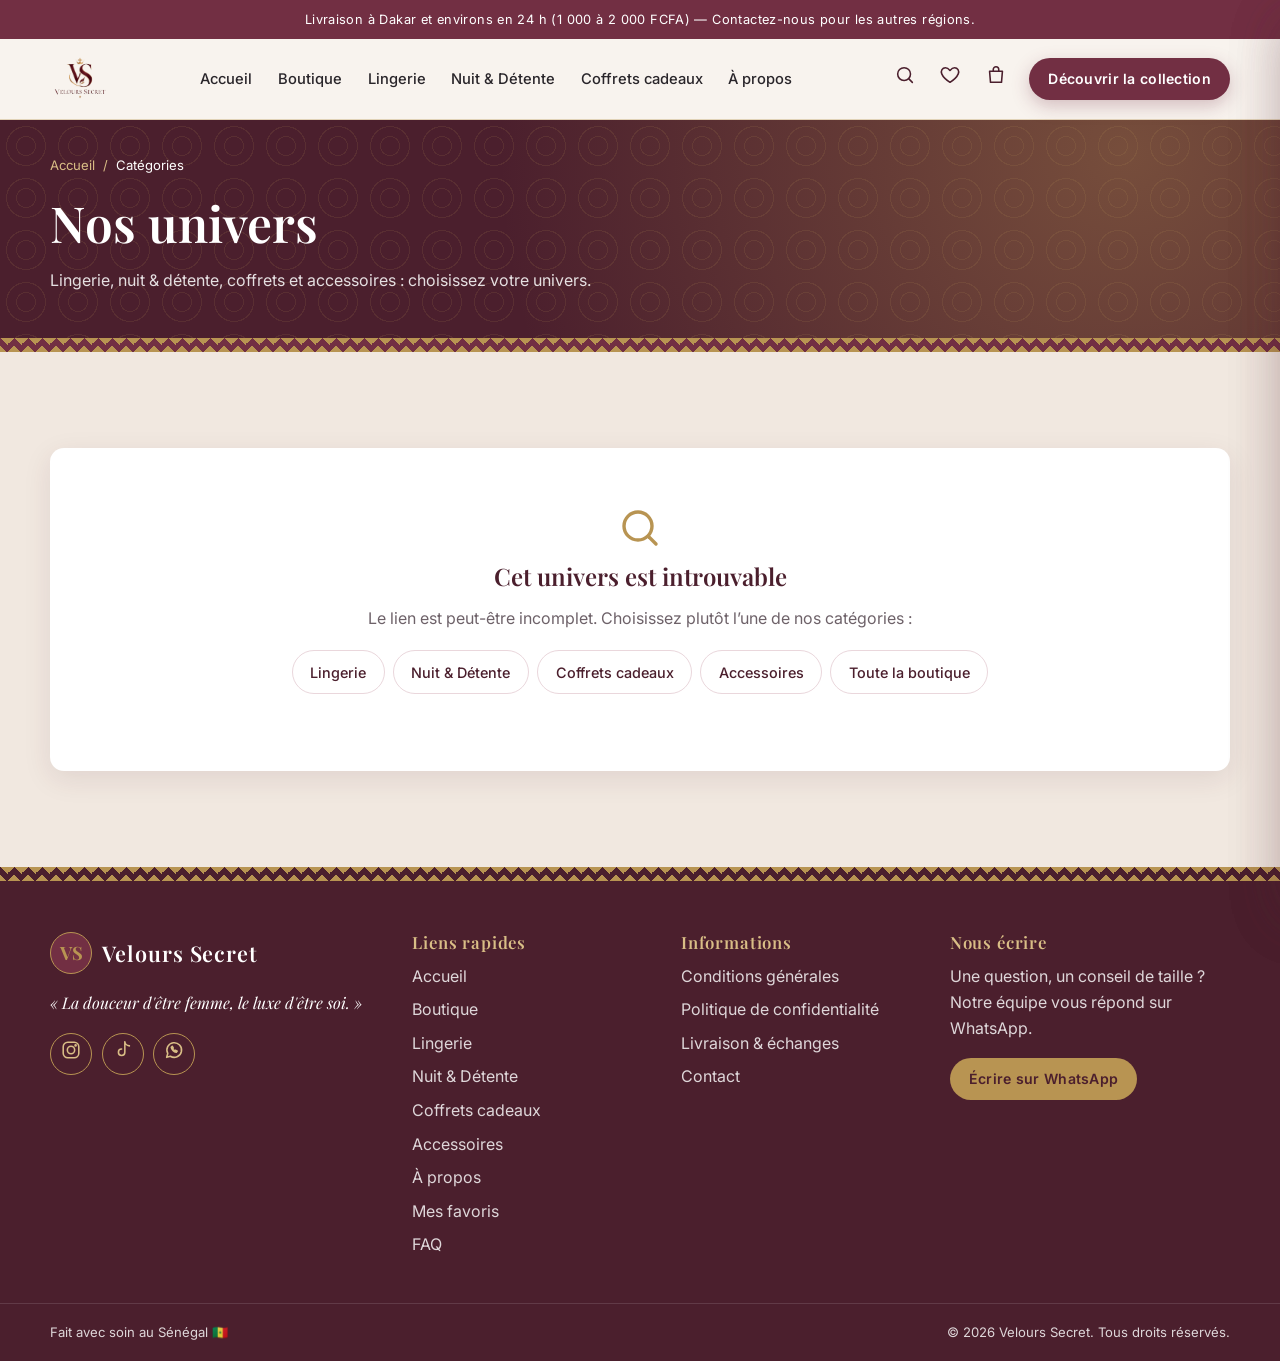
<file: categorie.html>
<!DOCTYPE html>
<html lang="fr">
<head>
  <meta charset="UTF-8">
  <meta name="viewport" content="width=device-width, initial-scale=1">
  <!-- Le titre et la description sont mis à jour par categorie.js selon la catégorie -->
  <title>Catégorie — Velours Secret</title>
  <meta name="description" content="Découvrez les catégories Velours Secret : lingerie, nuit & détente, coffrets cadeaux et accessoires.">
  <meta name="theme-color" content="#722F43">
  <link rel="preconnect" href="https://fonts.googleapis.com">
  <link rel="preconnect" href="https://fonts.gstatic.com" crossorigin>
  <link href="https://fonts.googleapis.com/css2?family=Inter:wght@400;500;600&family=Playfair+Display:ital,wght@0,500;0,600;0,700;1,500&display=swap" rel="stylesheet">
  <link rel="stylesheet" href="style.css">
</head>
<body data-page="category">

  <!-- En-tête + barre d'annonce (injectés par common.js) -->
  <div id="site-header"></div>

  <main>
    <!-- Titre de la page (rempli par categorie.js) -->
    <section class="page-head page-head--cat" id="catHead">
      <div class="hero__pattern" aria-hidden="true"></div>
      <div class="container">
        <nav class="breadcrumb" id="crumb" aria-label="Fil d'Ariane"></nav>
        <h1 id="catTitle">Catégorie</h1>
        <p id="catIntro"></p>
      </div>
    </section>
    <div class="wax-band" aria-hidden="true"></div>

    <!-- ===== Catégorie introuvable ===== -->
    <section class="section section--cream" id="catMissing" hidden>
      <div class="container">
        <div class="empty-state">
          <span data-icon="search"></span>
          <h2>Cet univers est introuvable</h2>
          <p>Le lien est peut-être incomplet. Choisissez plutôt l’une de nos catégories :</p>
          <nav class="cat-tabs cat-tabs--center" id="missingTabs" aria-label="Catégories"></nav>
        </div>
      </div>
    </section>

    <!-- ===== Produits de la catégorie ===== -->
    <section class="section section--cream catpage" id="catContent" hidden>
      <div class="container">

        <!-- Passer d'une catégorie à l'autre -->
        <nav class="cat-tabs" id="catTabs" aria-label="Catégories"></nav>

        <!-- Barre d'outils : compteur, taille, tri -->
        <div class="toolbar toolbar--cat">
          <p class="toolbar__count" id="catCount" aria-live="polite"></p>
          <label class="sort">
            <span class="sr-only">Trier par</span>
            <select id="catSort">
              <option value="new">Nouveautés</option>
              <option value="asc">Prix croissant</option>
              <option value="desc">Prix décroissant</option>
            </select>
          </label>
        </div>

        <!-- Filtre par taille (affiché seulement si la catégorie a des tailles) -->
        <div class="pill-row" id="sizeFilter" role="group" aria-label="Filtrer par taille" hidden></div>

        <p class="demo-note">Produits et prix fictifs : données de démonstration pour la maquette.</p>

        <div class="product-grid" id="catProducts" aria-live="polite"></div>

        <div class="empty-state" id="catEmpty" hidden>
          <span data-icon="search"></span>
          <h3>Aucune pièce dans cette taille</h3>
          <p>Essayez une autre taille ou revenez à toute la catégorie.</p>
          <button type="button" class="btn btn--primary" id="catEmptyReset">Voir toute la catégorie</button>
        </div>

        <p class="catpage__more">Envie d’affiner par prix ou par recherche ? <a href="#" id="shopLink">Utilisez tous les filtres de la boutique</a>.</p>

        <!-- Le conseil de la maison -->
        <aside class="tipbox" aria-labelledby="tipTitle">
          <span class="tipbox__icon" data-icon="heart" aria-hidden="true"></span>
          <div>
            <h2 id="tipTitle"></h2>
            <p id="tipText"></p>
            <a href="#" class="btn btn--whatsapp btn--small" id="tipWa" target="_blank" rel="noopener"><span data-icon="whatsapp"></span> Poser une question sur WhatsApp</a>
          </div>
        </aside>
      </div>
    </section>

    <!-- Les autres univers -->
    <section class="section" id="otherCats" hidden>
      <div class="container">
        <header class="section__head">
          <p class="eyebrow">Continuez la balade</p>
          <h2>Découvrez nos autres univers</h2>
        </header>
        <div class="cat-grid cat-grid--three" id="otherGrid"></div>
      </div>
    </section>
  </main>

  <!-- Pied de page, panier et favoris (injectés par common.js) -->
  <div id="site-footer"></div>
  <div id="site-drawers"></div>

  <script src="common.js"></script>
  <script src="categorie.js"></script>
</body>
</html>
</file>
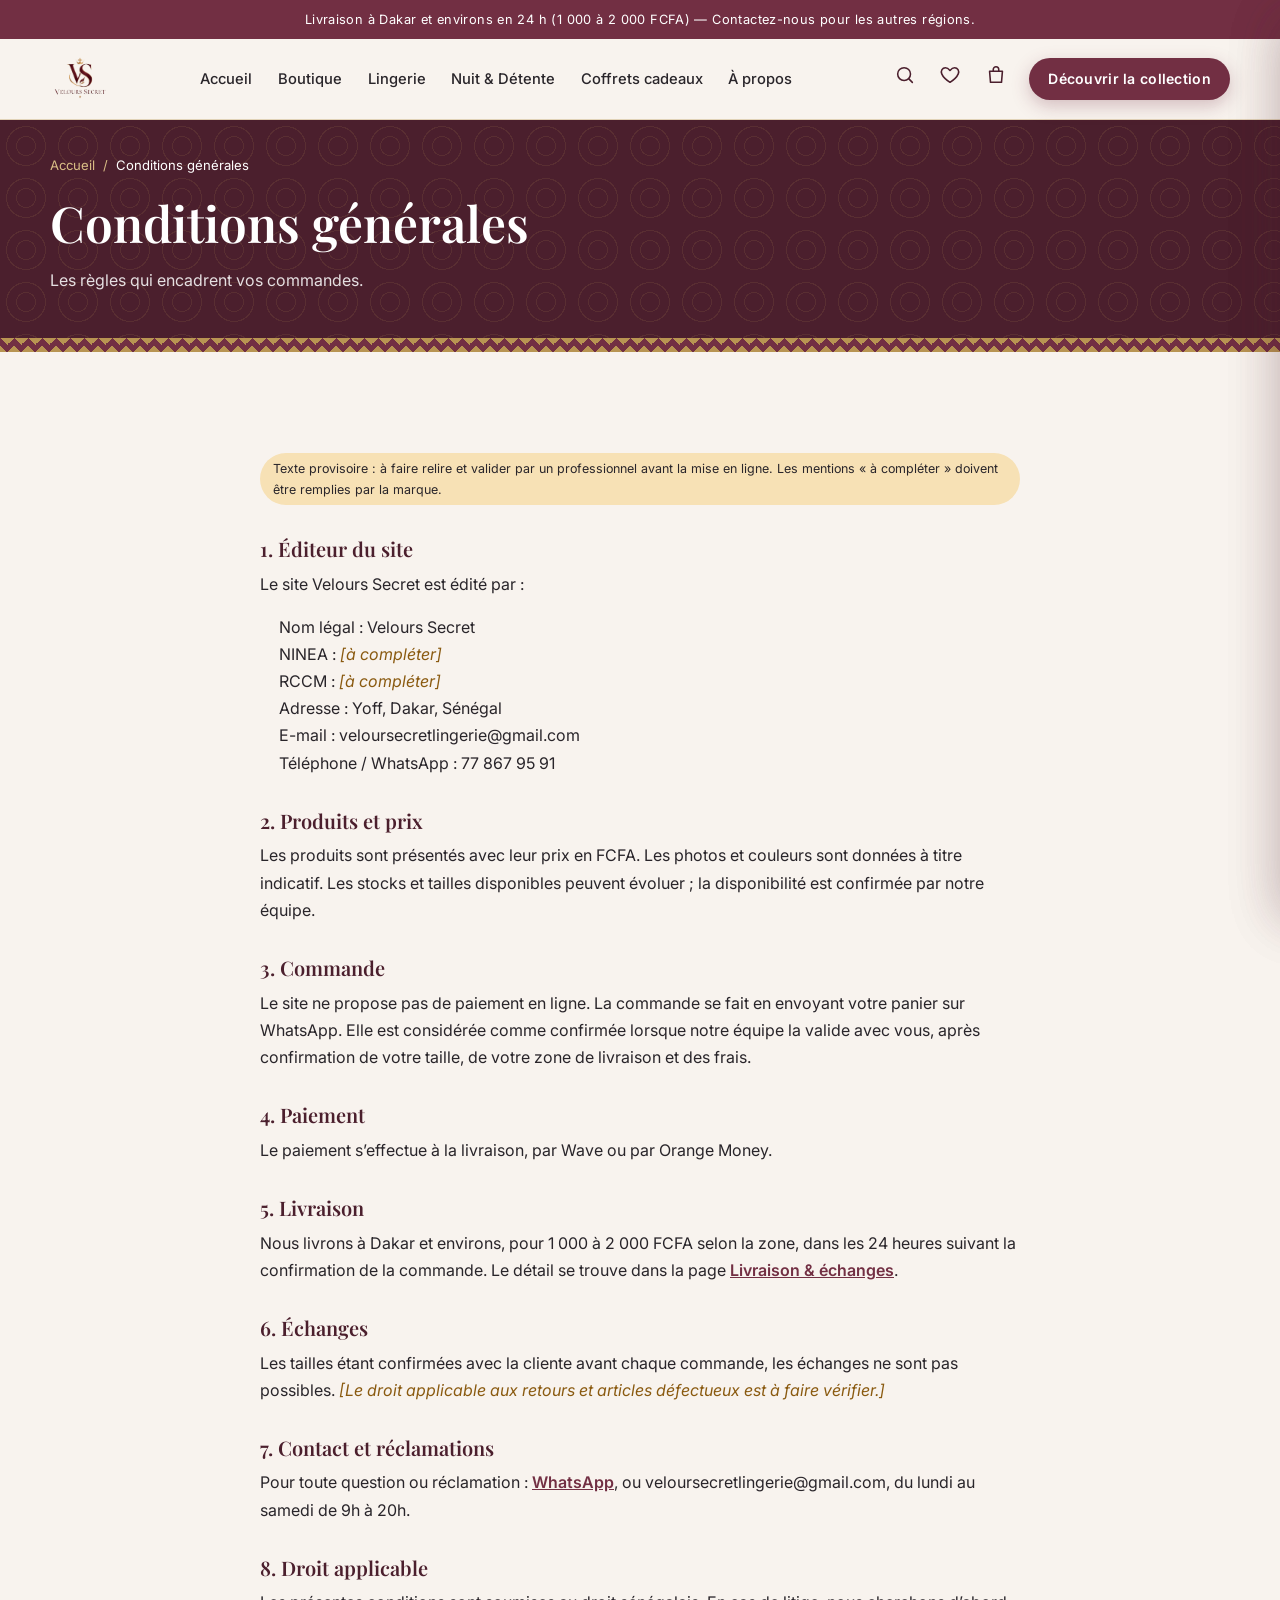
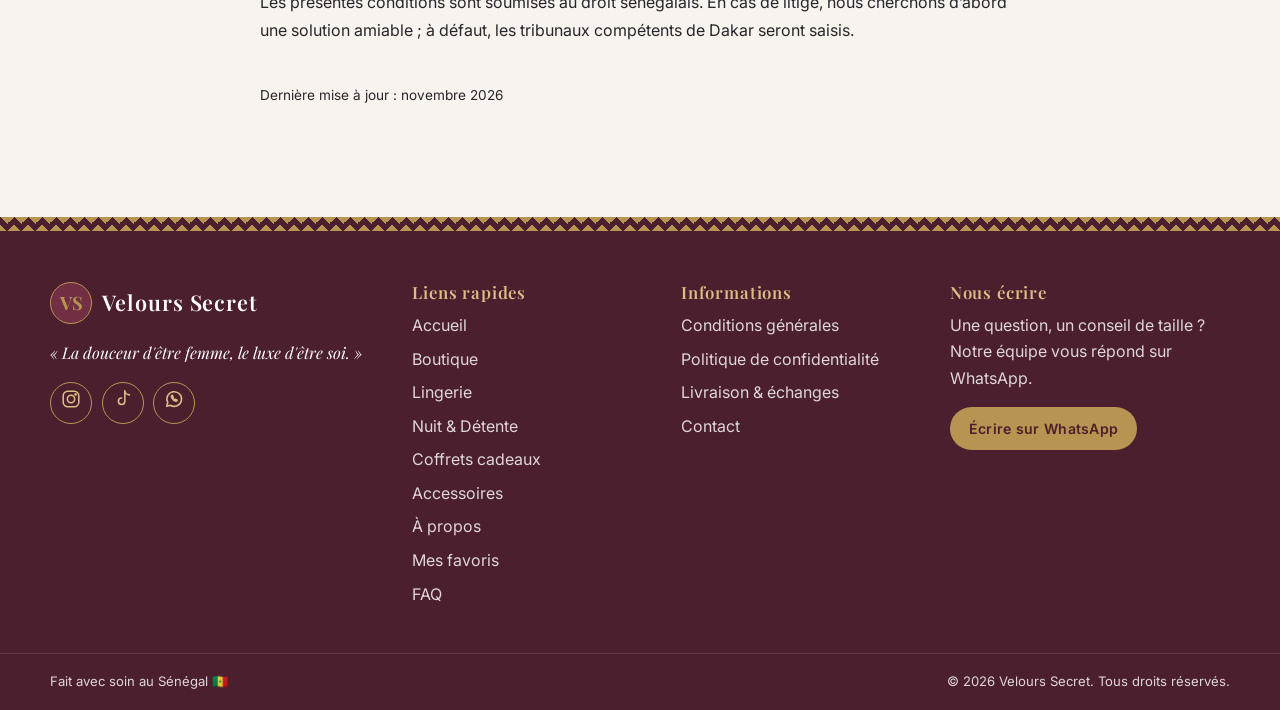
<file: conditions.html>
<!DOCTYPE html>
<html lang="fr">
<head>
  <meta charset="UTF-8">
  <meta name="viewport" content="width=device-width, initial-scale=1">
  <title>Conditions générales — Velours Secret</title>
  <meta name="description" content="Conditions générales de vente de Velours Secret.">
  <meta name="theme-color" content="#722F43">
  <link rel="preconnect" href="https://fonts.googleapis.com">
  <link rel="preconnect" href="https://fonts.gstatic.com" crossorigin>
  <link href="https://fonts.googleapis.com/css2?family=Inter:wght@400;500;600&family=Playfair+Display:ital,wght@0,500;0,600;0,700;1,500&display=swap" rel="stylesheet">
  <link rel="stylesheet" href="style.css">
</head>
<body data-page="terms">

  <div id="site-header"></div>

  <main>
    <section class="page-head">
      <div class="hero__pattern" aria-hidden="true"></div>
      <div class="container">
        <nav class="breadcrumb" aria-label="Fil d'Ariane"><a href="index.html">Accueil</a><span>/</span><span aria-current="page">Conditions générales</span></nav>
        <h1>Conditions générales</h1>
        <p>Les règles qui encadrent vos commandes.</p>
      </div>
    </section>
    <div class="wax-band" aria-hidden="true"></div>

    <section class="section">
      <div class="container legal">
        <p class="demo-note demo-note--strong">Texte provisoire : à faire relire et valider par un professionnel avant la mise en ligne. Les mentions « à compléter » doivent être remplies par la marque.</p>
        <h2>1. Éditeur du site</h2>
        <p>Le site Velours Secret est édité par :</p>
        <ul><li>Nom légal : Velours Secret</li><li>NINEA : <em>[à compléter]</em></li><li>RCCM : <em>[à compléter]</em></li><li>Adresse : Yoff, Dakar, Sénégal</li><li>E-mail : veloursecretlingerie@gmail.com</li><li>Téléphone / WhatsApp : 77 867 95 91</li></ul>
        <h2>2. Produits et prix</h2>
        <p>Les produits sont présentés avec leur prix en FCFA. Les photos et couleurs sont données à titre indicatif. Les stocks et tailles disponibles peuvent évoluer ; la disponibilité est confirmée par notre équipe.</p>
        <h2>3. Commande</h2>
        <p>Le site ne propose pas de paiement en ligne. La commande se fait en envoyant votre panier sur WhatsApp. Elle est considérée comme confirmée lorsque notre équipe la valide avec vous, après confirmation de votre taille, de votre zone de livraison et des frais.</p>
        <h2>4. Paiement</h2>
        <p>Le paiement s’effectue à la livraison, par Wave ou par Orange Money.</p>
        <h2>5. Livraison</h2>
        <p>Nous livrons à Dakar et environs, pour 1 000 à 2 000 FCFA selon la zone, dans les 24 heures suivant la confirmation de la commande. Le détail se trouve dans la page <a href="livraison-echanges.html">Livraison &amp; échanges</a>.</p>
        <h2>6. Échanges</h2>
        <p>Les tailles étant confirmées avec la cliente avant chaque commande, les échanges ne sont pas possibles. <em>[Le droit applicable aux retours et articles défectueux est à faire vérifier.]</em></p>
        <h2>7. Contact et réclamations</h2>
        <p>Pour toute question ou réclamation : <a href="#" class="js-wa" target="_blank" rel="noopener">WhatsApp</a>, ou veloursecretlingerie@gmail.com, du lundi au samedi de 9h à 20h.</p>
        <h2>8. Droit applicable</h2>
        <p>Les présentes conditions sont soumises au droit sénégalais. En cas de litige, nous cherchons d’abord une solution amiable ; à défaut, les tribunaux compétents de Dakar seront saisis.</p>

        <p class="legal__update">Dernière mise à jour : novembre 2026</p>
      </div>
    </section>
  </main>

  <div id="site-footer"></div>
  <div id="site-drawers"></div>

  <script src="common.js"></script>
  <script src="legal.js"></script>
</body>
</html>
</file>
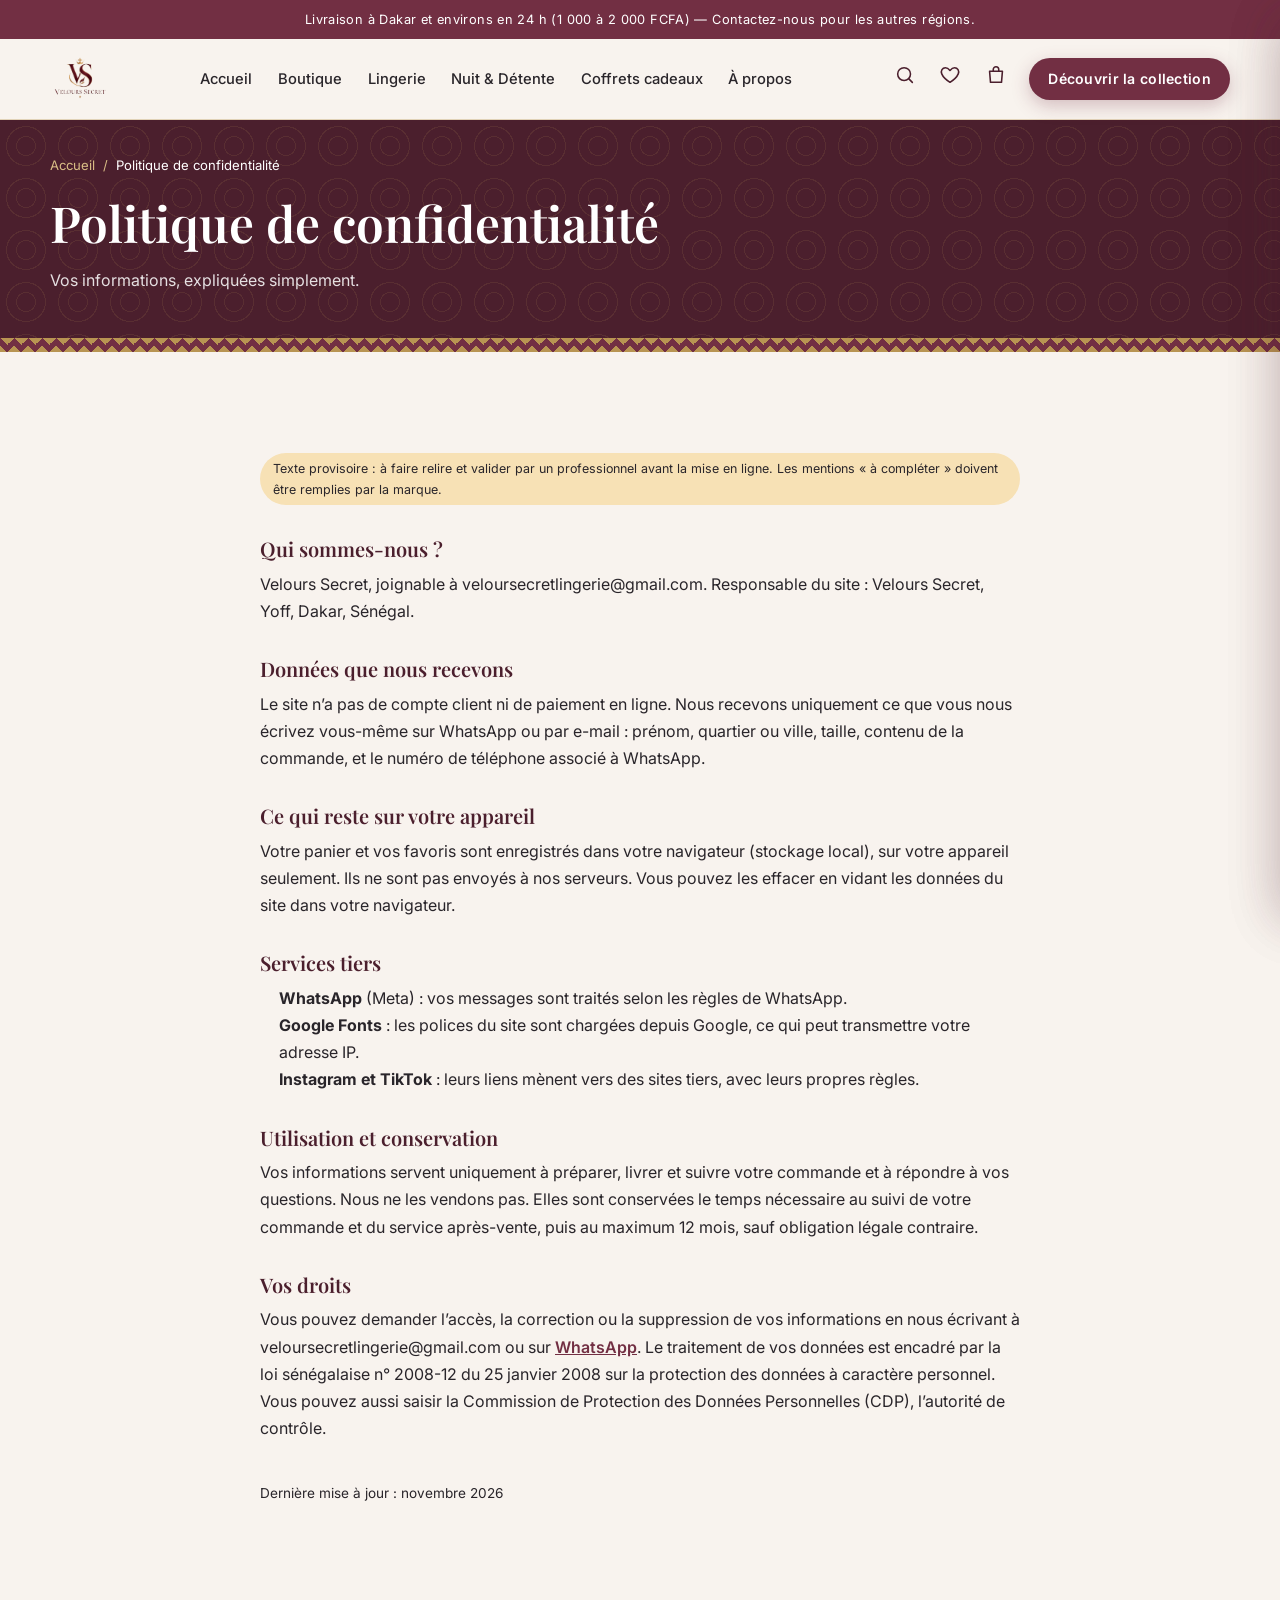
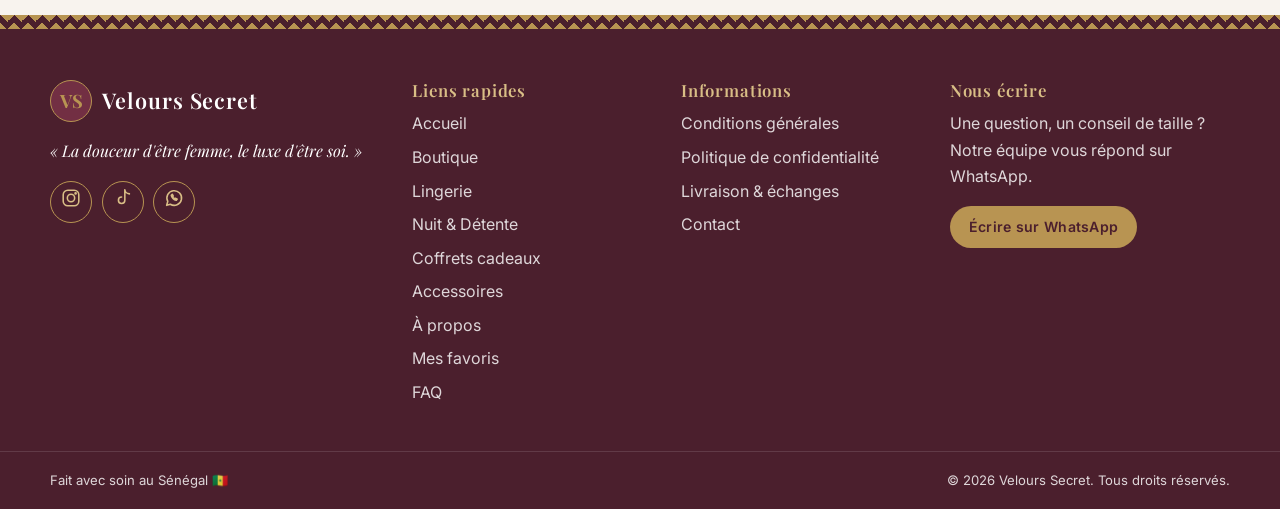
<file: confidentialite.html>
<!DOCTYPE html>
<html lang="fr">
<head>
  <meta charset="UTF-8">
  <meta name="viewport" content="width=device-width, initial-scale=1">
  <title>Politique de confidentialité — Velours Secret</title>
  <meta name="description" content="Comment Velours Secret traite vos informations personnelles.">
  <meta name="theme-color" content="#722F43">
  <link rel="preconnect" href="https://fonts.googleapis.com">
  <link rel="preconnect" href="https://fonts.gstatic.com" crossorigin>
  <link href="https://fonts.googleapis.com/css2?family=Inter:wght@400;500;600&family=Playfair+Display:ital,wght@0,500;0,600;0,700;1,500&display=swap" rel="stylesheet">
  <link rel="stylesheet" href="style.css">
</head>
<body data-page="privacy">

  <div id="site-header"></div>

  <main>
    <section class="page-head">
      <div class="hero__pattern" aria-hidden="true"></div>
      <div class="container">
        <nav class="breadcrumb" aria-label="Fil d'Ariane"><a href="index.html">Accueil</a><span>/</span><span aria-current="page">Politique de confidentialité</span></nav>
        <h1>Politique de confidentialité</h1>
        <p>Vos informations, expliquées simplement.</p>
      </div>
    </section>
    <div class="wax-band" aria-hidden="true"></div>

    <section class="section">
      <div class="container legal">
        <p class="demo-note demo-note--strong">Texte provisoire : à faire relire et valider par un professionnel avant la mise en ligne. Les mentions « à compléter » doivent être remplies par la marque.</p>
        <h2>Qui sommes-nous ?</h2>
        <p>Velours Secret, joignable à veloursecretlingerie@gmail.com. Responsable du site : Velours Secret, Yoff, Dakar, Sénégal.</p>
        <h2>Données que nous recevons</h2>
        <p>Le site n’a pas de compte client ni de paiement en ligne. Nous recevons uniquement ce que vous nous écrivez vous-même sur WhatsApp ou par e-mail : prénom, quartier ou ville, taille, contenu de la commande, et le numéro de téléphone associé à WhatsApp.</p>
        <h2>Ce qui reste sur votre appareil</h2>
        <p>Votre panier et vos favoris sont enregistrés dans votre navigateur (stockage local), sur votre appareil seulement. Ils ne sont pas envoyés à nos serveurs. Vous pouvez les effacer en vidant les données du site dans votre navigateur.</p>
        <h2>Services tiers</h2>
        <ul><li><strong>WhatsApp</strong> (Meta) : vos messages sont traités selon les règles de WhatsApp.</li><li><strong>Google Fonts</strong> : les polices du site sont chargées depuis Google, ce qui peut transmettre votre adresse IP.</li><li><strong>Instagram et TikTok</strong> : leurs liens mènent vers des sites tiers, avec leurs propres règles.</li></ul>
        <h2>Utilisation et conservation</h2>
        <p>Vos informations servent uniquement à préparer, livrer et suivre votre commande et à répondre à vos questions. Nous ne les vendons pas. Elles sont conservées le temps nécessaire au suivi de votre commande et du service après-vente, puis au maximum 12 mois, sauf obligation légale contraire.</p>
        <h2>Vos droits</h2>
        <p>Vous pouvez demander l’accès, la correction ou la suppression de vos informations en nous écrivant à veloursecretlingerie@gmail.com ou sur <a href="#" class="js-wa" target="_blank" rel="noopener">WhatsApp</a>. Le traitement de vos données est encadré par la loi sénégalaise n° 2008-12 du 25 janvier 2008 sur la protection des données à caractère personnel. Vous pouvez aussi saisir la Commission de Protection des Données Personnelles (CDP), l’autorité de contrôle.</p>

        <p class="legal__update">Dernière mise à jour : novembre 2026</p>
      </div>
    </section>
  </main>

  <div id="site-footer"></div>
  <div id="site-drawers"></div>

  <script src="common.js"></script>
  <script src="legal.js"></script>
</body>
</html>
</file>
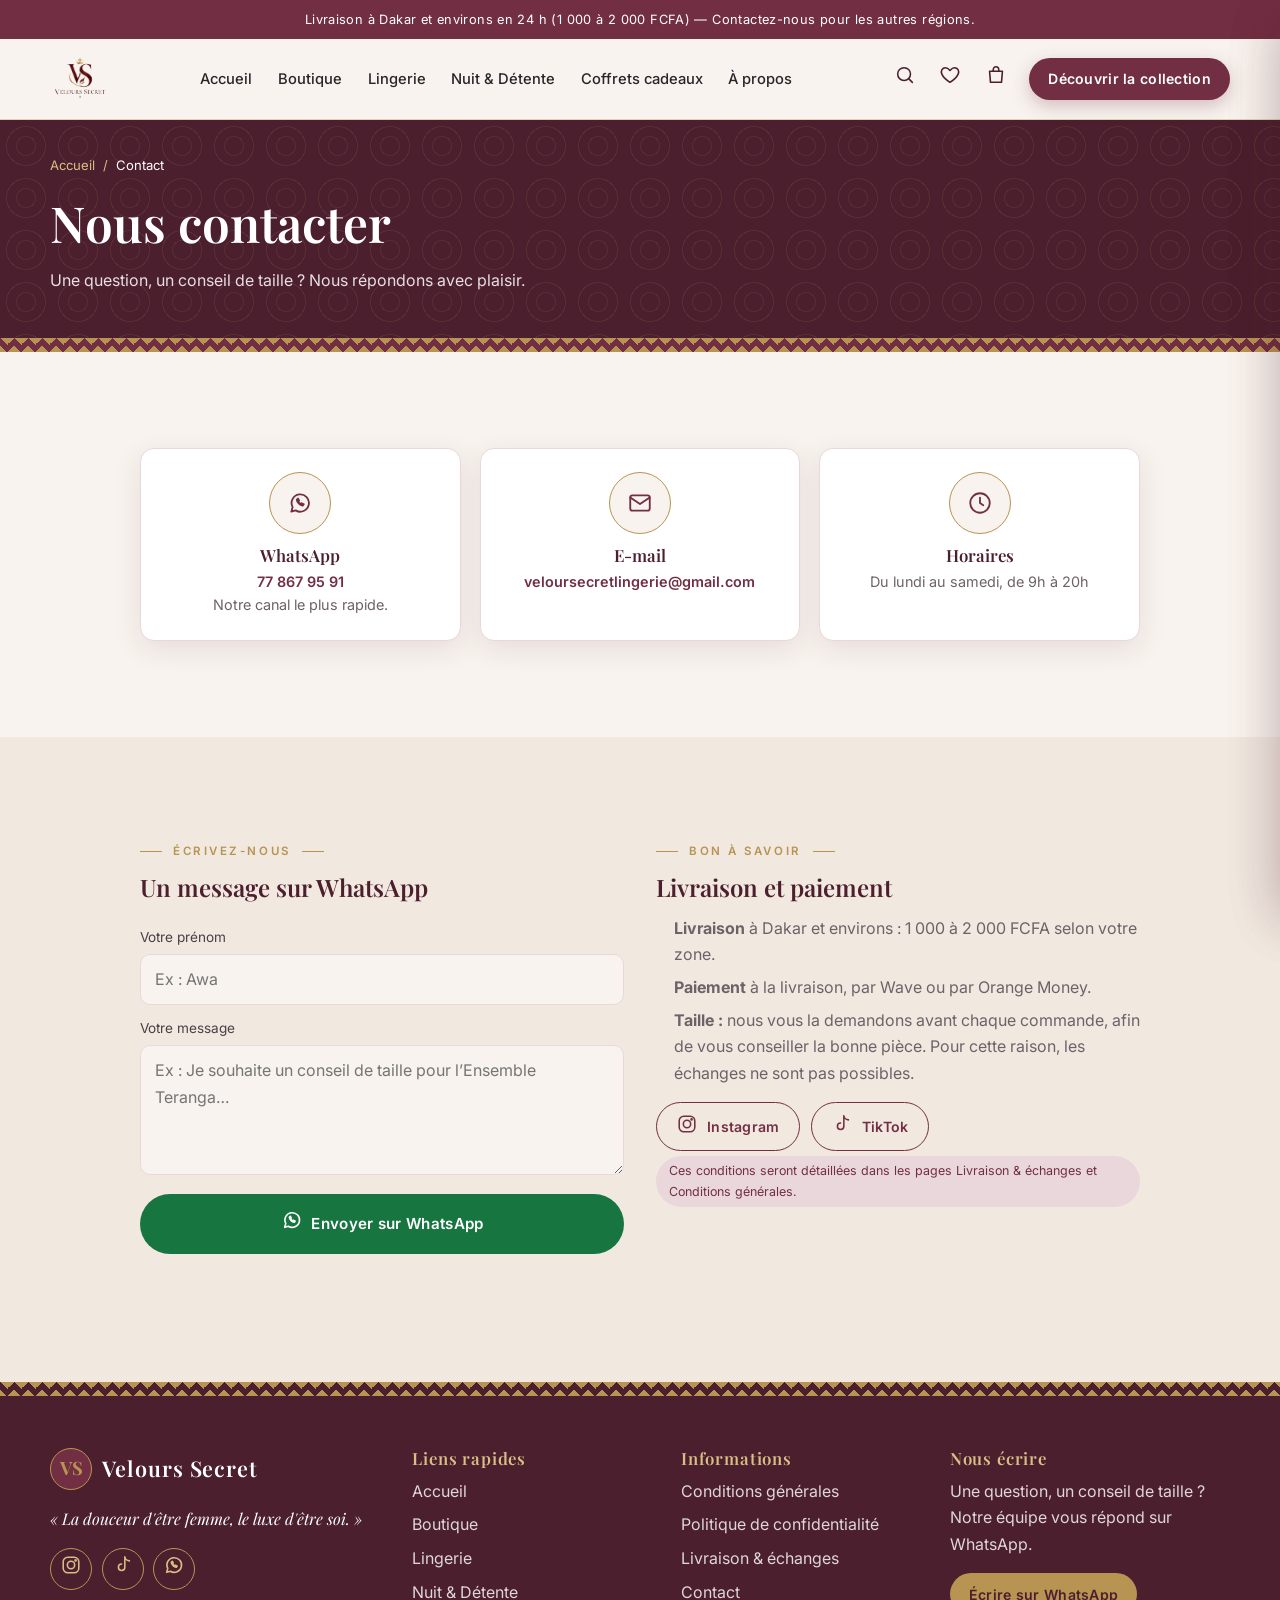
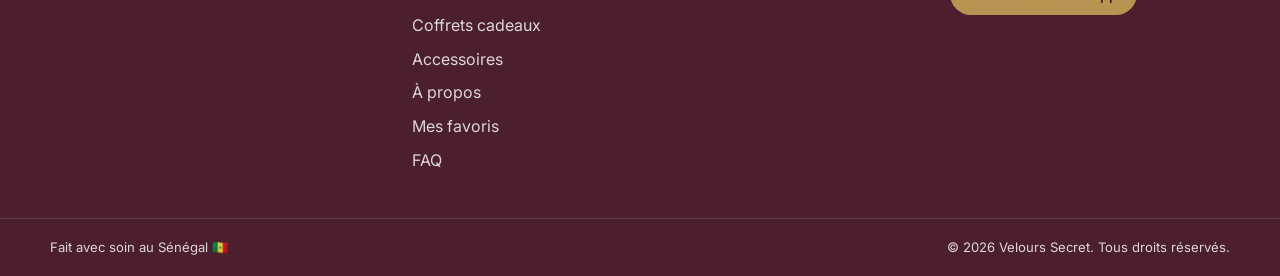
<file: contact.html>
<!DOCTYPE html>
<html lang="fr">
<head>
  <meta charset="UTF-8">
  <meta name="viewport" content="width=device-width, initial-scale=1">
  <title>Contact — Velours Secret</title>
  <meta name="description" content="Contactez Velours Secret sur WhatsApp, par e-mail, Instagram ou TikTok. Du lundi au samedi, de 9h à 20h. Livraison à Dakar et environs.">
  <meta name="theme-color" content="#722F43">
  <link rel="preconnect" href="https://fonts.googleapis.com">
  <link rel="preconnect" href="https://fonts.gstatic.com" crossorigin>
  <link href="https://fonts.googleapis.com/css2?family=Inter:wght@400;500;600&family=Playfair+Display:ital,wght@0,500;0,600;0,700;1,500&display=swap" rel="stylesheet">
  <link rel="stylesheet" href="style.css">
</head>
<body data-page="contact">

  <div id="site-header"></div>

  <main>
    <section class="page-head">
      <div class="hero__pattern" aria-hidden="true"></div>
      <div class="container">
        <nav class="breadcrumb" aria-label="Fil d'Ariane"><a href="index.html">Accueil</a><span>/</span><span aria-current="page">Contact</span></nav>
        <h1>Nous contacter</h1>
        <p>Une question, un conseil de taille ? Nous répondons avec plaisir.</p>
      </div>
    </section>
    <div class="wax-band" aria-hidden="true"></div>

    <!-- Moyens de contact -->
    <section class="section">
      <div class="container">
        <ul class="contact-grid">
          <li class="contact-card reveal">
            <span class="trust__icon" data-icon="whatsapp"></span>
            <h3>WhatsApp</h3>
            <p><a href="#" id="ctWa" target="_blank" rel="noopener"></a></p>
            <p>Notre canal le plus rapide.</p>
          </li>
          <li class="contact-card reveal">
            <span class="trust__icon" data-icon="mail"></span>
            <h3>E-mail</h3>
            <p><a href="#" id="ctMail"></a></p>
          </li>
          <li class="contact-card reveal">
            <span class="trust__icon" data-icon="clock"></span>
            <h3>Horaires</h3>
            <p id="ctHours"></p>
          </li>
        </ul>
      </div>
    </section>

    <!-- Formulaire + infos pratiques -->
    <section class="section section--cream">
      <div class="container contact-split">
        <div class="contact-form reveal">
          <p class="eyebrow">Écrivez-nous</p>
          <h2>Un message sur WhatsApp</h2>
          <form id="contactForm" novalidate>
            <fieldset class="orderform">
              <label for="cName">Votre prénom</label>
              <input type="text" id="cName" autocomplete="given-name" maxlength="60" placeholder="Ex : Awa">
              <label for="cMsg">Votre message</label>
              <textarea id="cMsg" rows="4" maxlength="500" placeholder="Ex : Je souhaite un conseil de taille pour l’Ensemble Teranga…" required></textarea>
            </fieldset>
            <button type="submit" class="btn btn--whatsapp btn--block"><span data-icon="whatsapp"></span> Envoyer sur WhatsApp</button>
            <p class="form-msg" id="cMsgStatus" role="status" aria-live="polite"></p>
          </form>
        </div>

        <div class="contact-info reveal">
          <p class="eyebrow">Bon à savoir</p>
          <h2>Livraison et paiement</h2>
          <ul>
            <li><strong>Livraison</strong> à Dakar et environs : 1 000 à 2 000 FCFA selon votre zone.</li>
            <li><strong>Paiement</strong> à la livraison, par Wave ou par Orange Money.</li>
            <li><strong>Taille :</strong> nous vous la demandons avant chaque commande, afin de vous conseiller la bonne pièce. Pour cette raison, les échanges ne sont pas possibles.</li>
          </ul>
          <div class="contact-socials">
            <a href="#" id="ctIg" class="btn btn--ghost btn--small" target="_blank" rel="noopener"><span data-icon="instagram"></span> Instagram</a>
            <a href="#" id="ctTt" class="btn btn--ghost btn--small" target="_blank" rel="noopener"><span data-icon="tiktok"></span> TikTok</a>
          </div>
          <p class="demo-note">Ces conditions seront détaillées dans les pages Livraison &amp; échanges et Conditions générales.</p>
        </div>
      </div>
    </section>
  </main>

  <div id="site-footer"></div>
  <div id="site-drawers"></div>

  <script src="common.js"></script>
  <script src="contact.js"></script>
</body>
</html>
</file>
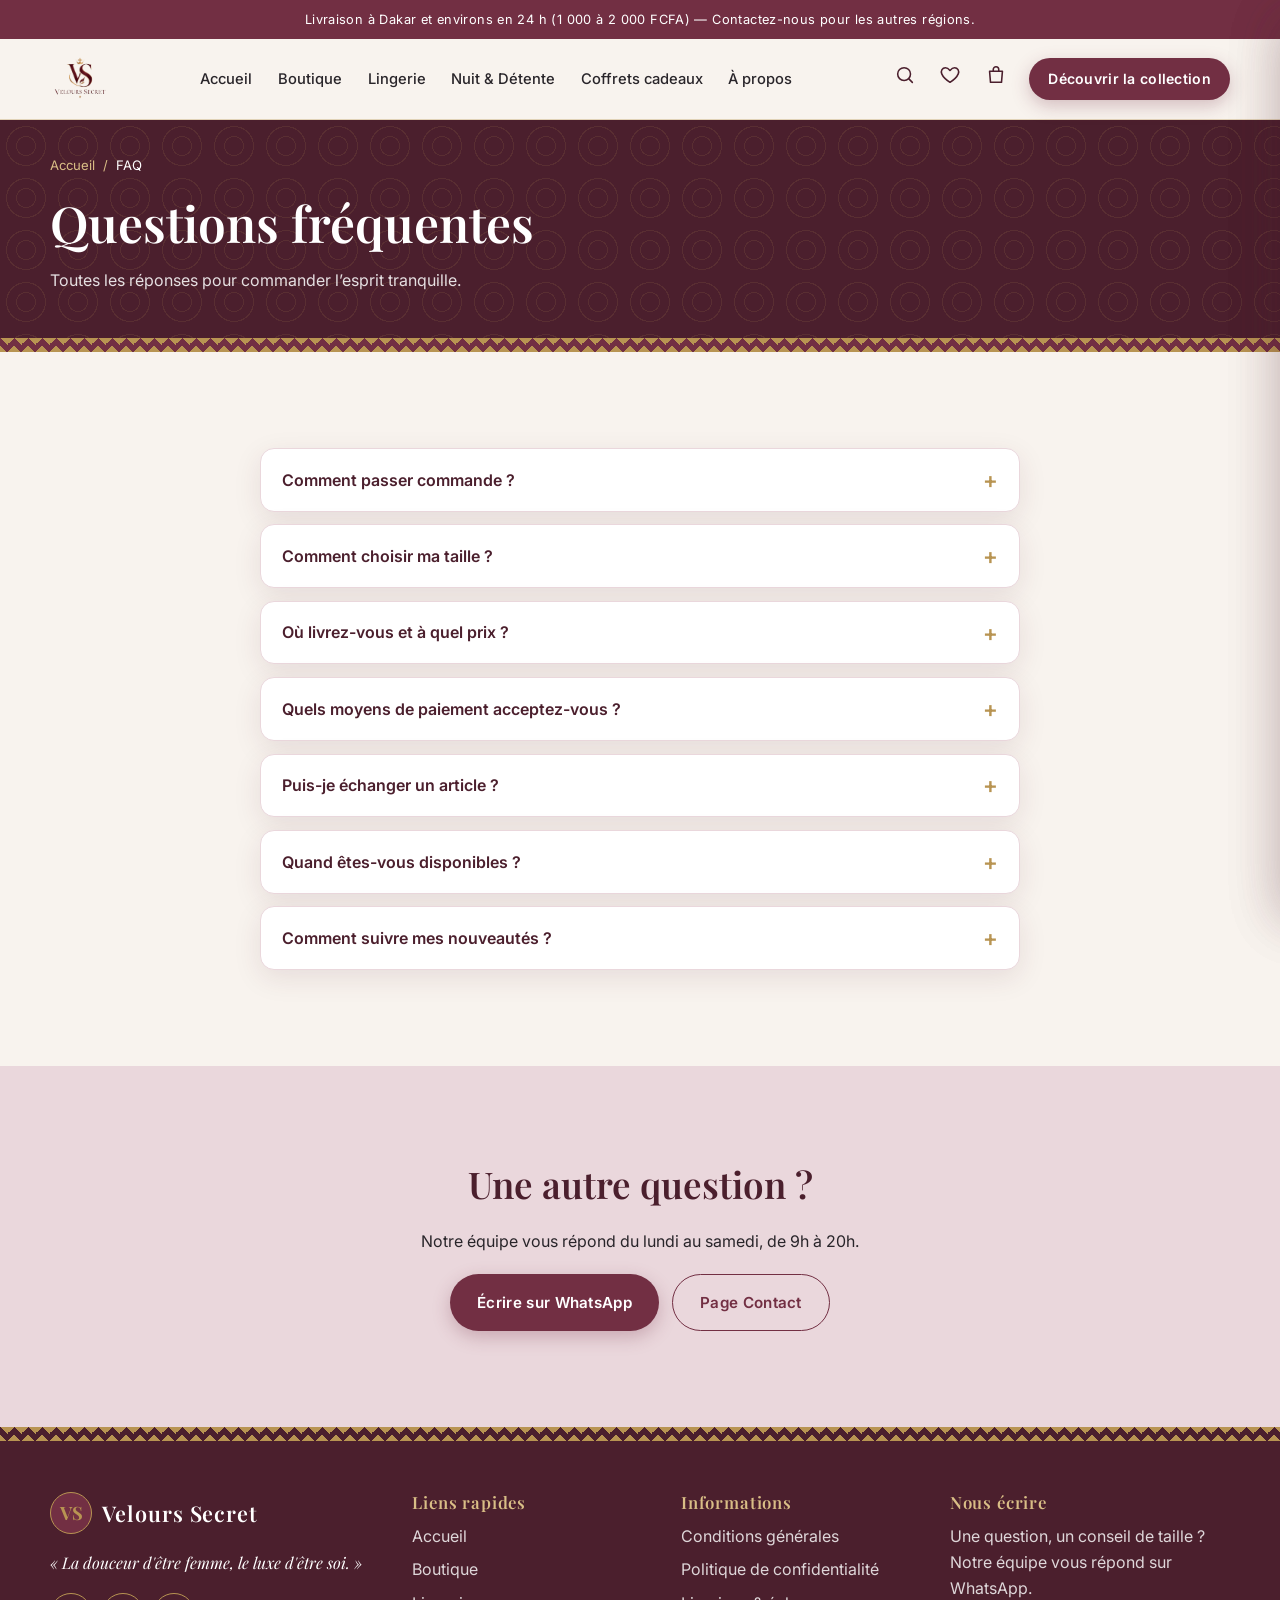
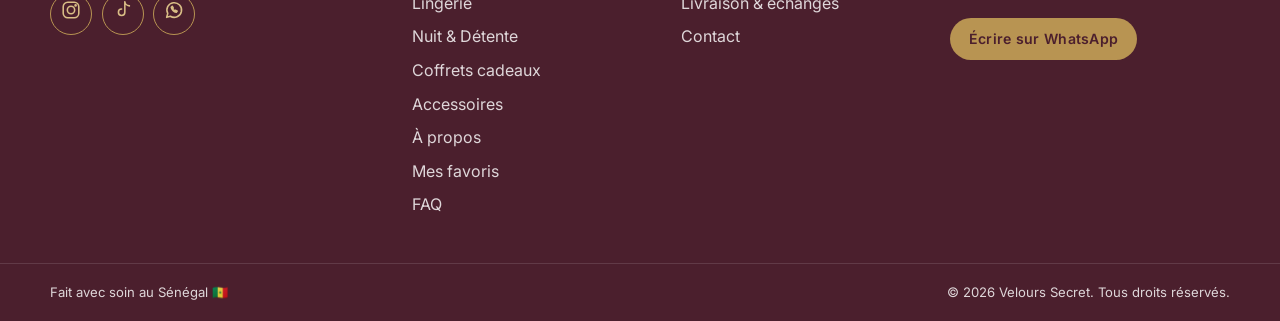
<file: faq.html>
<!DOCTYPE html>
<html lang="fr">
<head>
  <meta charset="UTF-8">
  <meta name="viewport" content="width=device-width, initial-scale=1">
  <title>FAQ — Velours Secret</title>
  <meta name="description" content="Questions fréquentes : commande, tailles, livraison à Dakar, paiement et échanges chez Velours Secret.">
  <meta name="theme-color" content="#722F43">
  <link rel="preconnect" href="https://fonts.googleapis.com">
  <link rel="preconnect" href="https://fonts.gstatic.com" crossorigin>
  <link href="https://fonts.googleapis.com/css2?family=Inter:wght@400;500;600&family=Playfair+Display:ital,wght@0,500;0,600;0,700;1,500&display=swap" rel="stylesheet">
  <link rel="stylesheet" href="style.css">
</head>
<body data-page="faq">

  <div id="site-header"></div>

  <main>
    <section class="page-head">
      <div class="hero__pattern" aria-hidden="true"></div>
      <div class="container">
        <nav class="breadcrumb" aria-label="Fil d'Ariane"><a href="index.html">Accueil</a><span>/</span><span aria-current="page">FAQ</span></nav>
        <h1>Questions fréquentes</h1>
        <p>Toutes les réponses pour commander l’esprit tranquille.</p>
      </div>
    </section>
    <div class="wax-band" aria-hidden="true"></div>

    <section class="section">
      <div class="container">
        <div class="faq">
          <details class="faq__item reveal">
            <summary>Comment passer commande ?</summary>
            <p>Ajoutez vos pièces au panier en choisissant la taille, puis envoyez votre commande sur WhatsApp. Notre équipe vous répond pour confirmer les détails. Aucun paiement n’est demandé en ligne.</p>
          </details>
          <details class="faq__item reveal">
            <summary>Comment choisir ma taille ?</summary>
            <p>Avant chaque commande, nous vous demandons votre taille afin de vous conseiller la pièce qui vous convient. Écrivez-nous sur WhatsApp : nous sommes là pour vous guider.</p>
          </details>
          <details class="faq__item reveal">
            <summary>Où livrez-vous et à quel prix ?</summary>
            <p>Nous livrons à Dakar et environs. Les frais de livraison sont de 1 000 à 2 000 FCFA selon votre zone, et la livraison se fait dans les 24 heures suivant la confirmation de votre commande. Pour une autre région, contactez-nous.</p>
          </details>
          <details class="faq__item reveal">
            <summary>Quels moyens de paiement acceptez-vous ?</summary>
            <p>Vous pouvez payer à la livraison, par Wave ou par Orange Money.</p>
          </details>
          <details class="faq__item reveal">
            <summary>Puis-je échanger un article ?</summary>
            <p>Les échanges ne sont pas possibles : comme nous confirmons votre taille avec vous avant chaque commande, nous veillons à ce que la pièce vous corresponde dès le départ.</p>
          </details>
          <details class="faq__item reveal">
            <summary>Quand êtes-vous disponibles ?</summary>
            <p>Du lundi au samedi, de 9h à 20h, sur WhatsApp ou par e-mail. Nous répondons dès que possible.</p>
          </details>
          <details class="faq__item reveal">
            <summary>Comment suivre mes nouveautés ?</summary>
            <p>Retrouvez-nous sur Instagram (@veloursecretlingerie) et sur TikTok pour découvrir nos nouvelles pièces et coffrets.</p>
          </details>
        </div>
      </div>
    </section>

    <section class="section newsletter">
      <div class="container newsletter__inner reveal">
        <h2>Une autre question ?</h2>
        <p>Notre équipe vous répond du lundi au samedi, de 9h à 20h.</p>
        <div class="about__cta">
          <a href="#" class="btn btn--primary" id="faqWa" target="_blank" rel="noopener">Écrire sur WhatsApp</a>
          <a href="contact.html" class="btn btn--ghost">Page Contact</a>
        </div>
      </div>
    </section>
  </main>

  <div id="site-footer"></div>
  <div id="site-drawers"></div>

  <script src="common.js"></script>
  <script src="faq.js"></script>
</body>
</html>
</file>
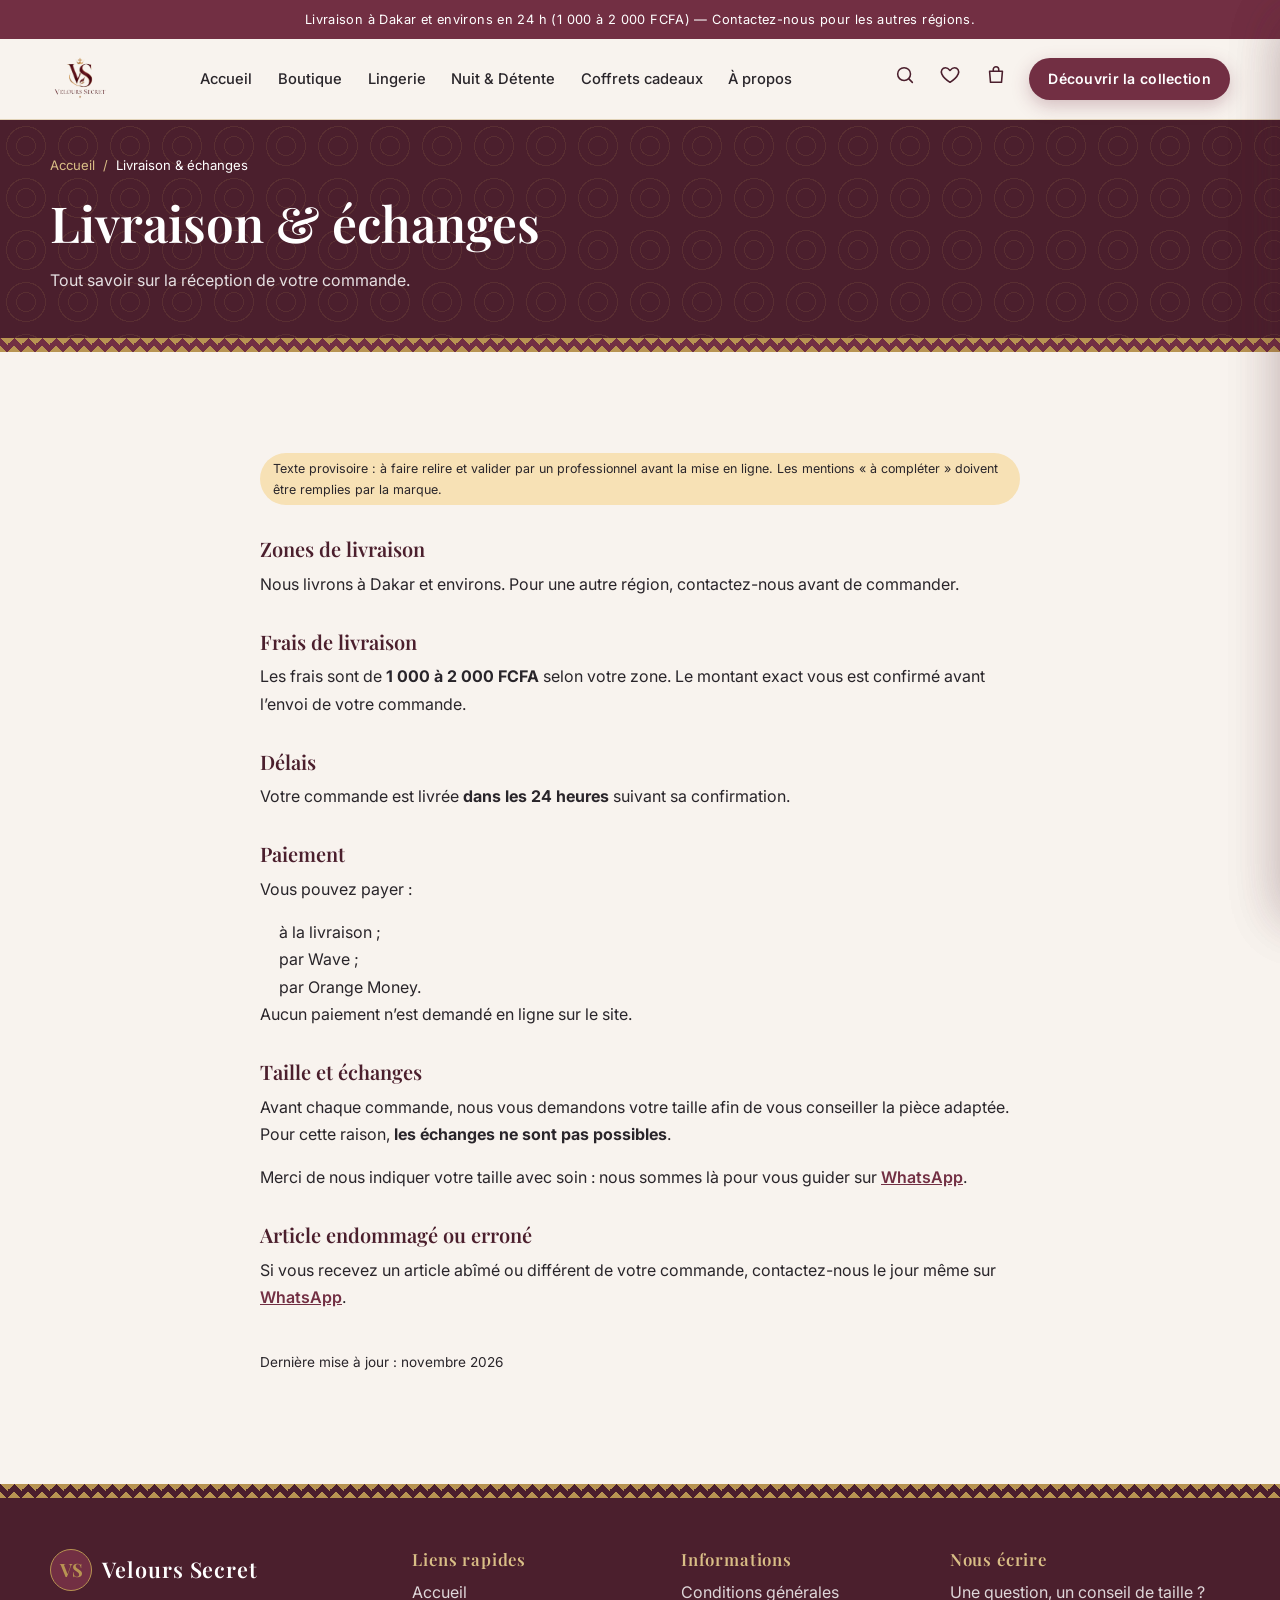
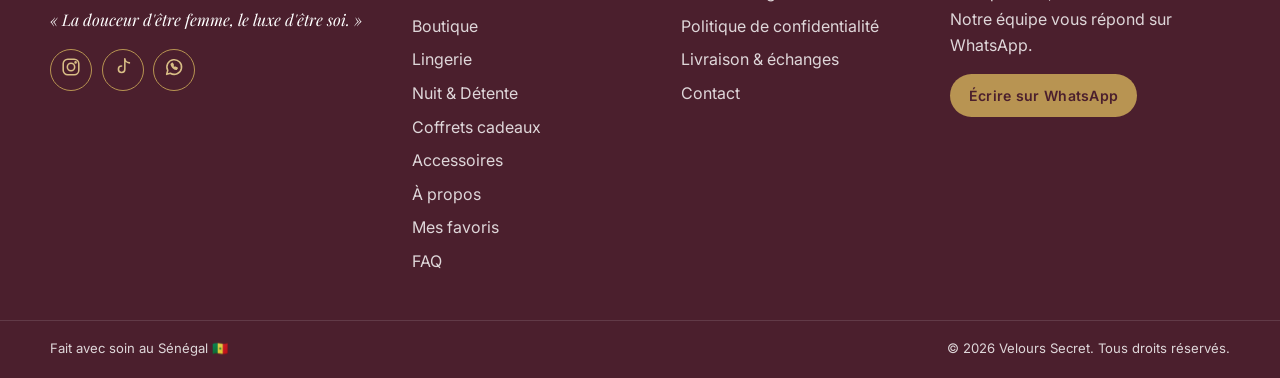
<file: livraison-echanges.html>
<!DOCTYPE html>
<html lang="fr">
<head>
  <meta charset="UTF-8">
  <meta name="viewport" content="width=device-width, initial-scale=1">
  <title>Livraison &amp; échanges — Velours Secret</title>
  <meta name="description" content="Zones, frais, paiement et politique d’échange de Velours Secret.">
  <meta name="theme-color" content="#722F43">
  <link rel="preconnect" href="https://fonts.googleapis.com">
  <link rel="preconnect" href="https://fonts.gstatic.com" crossorigin>
  <link href="https://fonts.googleapis.com/css2?family=Inter:wght@400;500;600&family=Playfair+Display:ital,wght@0,500;0,600;0,700;1,500&display=swap" rel="stylesheet">
  <link rel="stylesheet" href="style.css">
</head>
<body data-page="delivery">

  <div id="site-header"></div>

  <main>
    <section class="page-head">
      <div class="hero__pattern" aria-hidden="true"></div>
      <div class="container">
        <nav class="breadcrumb" aria-label="Fil d'Ariane"><a href="index.html">Accueil</a><span>/</span><span aria-current="page">Livraison &amp; échanges</span></nav>
        <h1>Livraison &amp; échanges</h1>
        <p>Tout savoir sur la réception de votre commande.</p>
      </div>
    </section>
    <div class="wax-band" aria-hidden="true"></div>

    <section class="section">
      <div class="container legal">
        <p class="demo-note demo-note--strong">Texte provisoire : à faire relire et valider par un professionnel avant la mise en ligne. Les mentions « à compléter » doivent être remplies par la marque.</p>
        <h2>Zones de livraison</h2>
        <p>Nous livrons à Dakar et environs. Pour une autre région, contactez-nous avant de commander.</p>
        <h2>Frais de livraison</h2>
        <p>Les frais sont de <strong>1 000 à 2 000 FCFA</strong> selon votre zone. Le montant exact vous est confirmé avant l’envoi de votre commande.</p>
        <h2>Délais</h2>
        <p>Votre commande est livrée <strong>dans les 24 heures</strong> suivant sa confirmation.</p>
        <h2>Paiement</h2>
        <p>Vous pouvez payer :</p>
        <ul><li>à la livraison ;</li><li>par Wave ;</li><li>par Orange Money.</li></ul>
        <p>Aucun paiement n’est demandé en ligne sur le site.</p>
        <h2>Taille et échanges</h2>
        <p>Avant chaque commande, nous vous demandons votre taille afin de vous conseiller la pièce adaptée. Pour cette raison, <strong>les échanges ne sont pas possibles</strong>.</p>
        <p>Merci de nous indiquer votre taille avec soin : nous sommes là pour vous guider sur <a href="#" class="js-wa" target="_blank" rel="noopener">WhatsApp</a>.</p>
        <h2>Article endommagé ou erroné</h2>
        <p>Si vous recevez un article abîmé ou différent de votre commande, contactez-nous le jour même sur <a href="#" class="js-wa" target="_blank" rel="noopener">WhatsApp</a>.</p>

        <p class="legal__update">Dernière mise à jour : novembre 2026</p>
      </div>
    </section>
  </main>

  <div id="site-footer"></div>
  <div id="site-drawers"></div>

  <script src="common.js"></script>
  <script src="legal.js"></script>
</body>
</html>
</file>
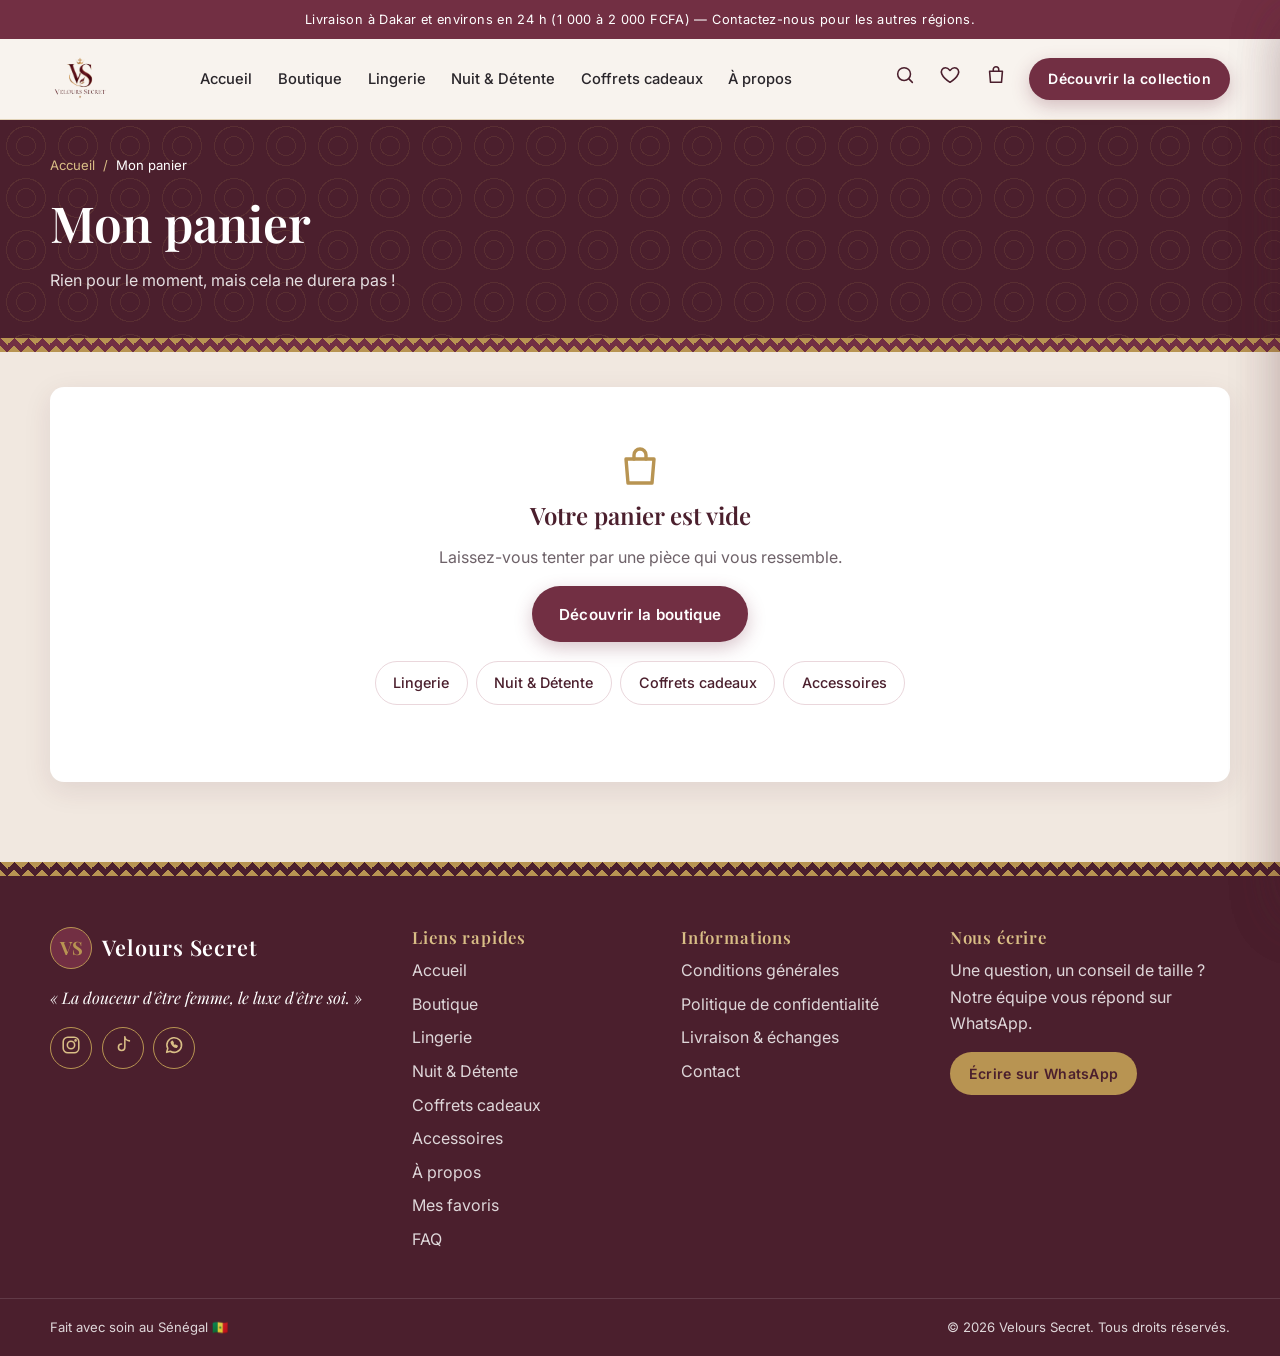
<file: panier.html>
<!DOCTYPE html>
<html lang="fr">
<head>
  <meta charset="UTF-8">
  <meta name="viewport" content="width=device-width, initial-scale=1">
  <title>Mon panier — Velours Secret</title>
  <meta name="description" content="Retrouvez les pièces de votre panier Velours Secret et envoyez votre commande sur WhatsApp.">
  <meta name="theme-color" content="#722F43">
  <link rel="preconnect" href="https://fonts.googleapis.com">
  <link rel="preconnect" href="https://fonts.gstatic.com" crossorigin>
  <link href="https://fonts.googleapis.com/css2?family=Inter:wght@400;500;600&family=Playfair+Display:ital,wght@0,500;0,600;0,700;1,500&display=swap" rel="stylesheet">
  <link rel="stylesheet" href="style.css">
</head>
<body data-page="cart">

  <!-- En-tête + barre d'annonce (injectés par common.js) -->
  <div id="site-header"></div>

  <main>
    <section class="page-head">
      <div class="hero__pattern" aria-hidden="true"></div>
      <div class="container">
        <nav class="breadcrumb" aria-label="Fil d'Ariane"><a href="index.html">Accueil</a><span>/</span><span aria-current="page">Mon panier</span></nav>
        <h1>Mon panier</h1>
        <p id="cartIntro">Vérifiez vos pièces, puis envoyez votre commande sur WhatsApp.</p>
      </div>
    </section>
    <div class="wax-band" aria-hidden="true"></div>

    <section class="section section--cream cartpage">
      <div class="container">

        <!-- ===== Panier vide ===== -->
        <div class="empty-state" id="cartEmpty" hidden>
          <span data-icon="bag"></span>
          <h2>Votre panier est vide</h2>
          <p>Laissez-vous tenter par une pièce qui vous ressemble.</p>
          <a href="boutique.html" class="btn btn--primary">Découvrir la boutique</a>
          <nav class="cat-tabs cat-tabs--center" id="emptyTabs" aria-label="Catégories"></nav>
        </div>

        <!-- ===== Panier rempli ===== -->
        <div class="cartpage__layout" id="cartLayout" hidden>

          <div class="cartpage__main">
            <p class="demo-note">Produits et prix fictifs : données de démonstration pour la maquette.</p>
            <div class="cartpage__alert" id="cartAlert" role="alert" hidden></div>
            <ul class="cart-lines" id="cartLines"></ul>
            <div class="cartpage__tools">
              <a href="boutique.html" class="cartpage__back">← Continuer mes achats</a>
              <button type="button" class="link-btn" id="clearCart">Vider le panier</button>
            </div>
          </div>

          <aside class="summary" aria-labelledby="sumTitle">
            <h2 id="sumTitle">Récapitulatif</h2>
            <dl class="totals">
              <div><dt id="sumCount">Sous-total</dt><dd id="pgSubtotal">0 FCFA</dd></div>
              <div><dt>Livraison</dt><dd>1 000 à 2 000 FCFA</dd></div>
              <div class="totals__total"><dt>Total estimé (hors livraison)</dt><dd id="pgTotal">0 FCFA</dd></div>
            </dl>

            <!-- Informations facultatives : elles s'ajoutent au message WhatsApp (rien n'est enregistré) -->
            <fieldset class="orderform">
              <legend>Pour faciliter la livraison <small>(facultatif)</small></legend>
              <label for="fName">Votre prénom et nom</label>
              <input type="text" id="fName" autocomplete="name" maxlength="80" placeholder="Ex : Awa Diop">
              <label for="fPlace">Quartier ou ville</label>
              <input type="text" id="fPlace" autocomplete="off" maxlength="80" placeholder="Ex : Mermoz, Dakar">
              <label for="fNote">Un mot pour l’équipe</label>
              <textarea id="fNote" rows="2" maxlength="200" placeholder="Ex : c’est un cadeau, message à joindre…"></textarea>
            </fieldset>

            <a href="#" class="btn btn--whatsapp btn--block" id="pgWa" target="_blank" rel="noopener"><span data-icon="whatsapp"></span> Envoyer ma commande sur WhatsApp</a>
            <p class="summary__note">Aucun paiement en ligne : notre équipe confirme votre commande, la livraison et le règlement avec vous sur WhatsApp. Paiement à la livraison, par Wave ou par Orange Money.</p>
          </aside>
        </div>
      </div>
    </section>

    <!-- Idées pour compléter la commande -->
    <section class="section" id="cartSuggest" hidden>
      <div class="container">
        <header class="section__head">
          <p class="eyebrow">Pour compléter</p>
          <h2>Elles pourraient vous plaire</h2>
          <p class="demo-note">Produits et prix fictifs : données de démonstration.</p>
        </header>
        <div class="product-grid" id="suggestGrid"></div>
      </div>
    </section>
  </main>

  <!-- Pied de page, panier et favoris (injectés par common.js) -->
  <div id="site-footer"></div>
  <div id="site-drawers"></div>

  <script src="common.js"></script>
  <script src="panier.js"></script>
</body>
</html>
</file>
<file: style.css>
/* ==========================================================
   VELOURS SECRET — Feuille de style (Étape 1 : accueil)
   Mobile-first. Les couleurs sont dans :root, faciles à changer.
   ========================================================== */

:root {
  --bordeaux: #722F43;
  --bordeaux-dark: #4B1F2D;
  --gold: #B89452;
  --gold-light: #D9BE86;
  --cream: #F8F3EE;
  --white: #FFFFFF;
  --ink: #29252A;
  --rose: #EAD7DC;
  --muted: #6e6269;

  --font-title: 'Playfair Display', Georgia, serif;
  --font-body: 'Inter', system-ui, sans-serif;

  --radius: 14px;
  --shadow: 0 8px 28px rgba(75, 31, 45, .10);
  --shadow-lg: 0 18px 50px rgba(75, 31, 45, .18);
  --ease: cubic-bezier(.22, .61, .36, 1);
}

*, *::before, *::after { box-sizing: border-box; }
html { scroll-behavior: smooth; scroll-padding-top: 90px; }
body {
  margin: 0;
  font-family: var(--font-body);
  color: var(--ink);
  background: var(--cream);
  line-height: 1.65;
  font-size: 16px;
  overflow-x: hidden;
  -webkit-font-smoothing: antialiased;
}
img { max-width: 100%; display: block; }
a { color: inherit; text-decoration: none; }
button { font: inherit; cursor: pointer; border: 0; background: none; color: inherit; }
ul { list-style: none; margin: 0; padding: 0; }
h1, h2, h3 { font-family: var(--font-title); line-height: 1.2; margin: 0 0 .6em; color: var(--bordeaux-dark); font-weight: 600; }
p { margin: 0 0 1em; }
:focus-visible { outline: 3px solid var(--gold); outline-offset: 2px; }
.sr-only { position: absolute; width: 1px; height: 1px; overflow: hidden; clip: rect(0 0 0 0); white-space: nowrap; }
[hidden] { display: none !important; }

.container { width: min(1180px, 100% - 2.2rem); margin-inline: auto; }

/* ---------- Motif wax (touche africaine) ---------- */
.wax-band {
  height: 14px;
  background:
    linear-gradient(135deg, var(--gold) 25%, transparent 25%) -7px 0,
    linear-gradient(225deg, var(--gold) 25%, transparent 25%) -7px 0,
    linear-gradient(315deg, var(--gold) 25%, transparent 25%),
    linear-gradient(45deg,  var(--gold) 25%, transparent 25%);
  background-size: 14px 14px;
  background-color: var(--bordeaux);
}
.wax-band--gold { background-color: var(--bordeaux-dark); }

/* ---------- Boutons ---------- */
.btn {
  display: inline-flex; align-items: center; justify-content: center; gap: .55rem;
  padding: .95rem 1.7rem; border-radius: 999px;
  font-weight: 600; font-size: .95rem; letter-spacing: .02em;
  transition: transform .25s var(--ease), box-shadow .25s var(--ease), background .25s, color .25s;
  min-height: 48px; text-align: center;
}
.btn:hover { transform: translateY(-2px); }
.btn--small { padding: .6rem 1.2rem; min-height: 42px; font-size: .88rem; }
.btn--block { width: 100%; }
.btn--primary { background: var(--bordeaux); color: #fff; box-shadow: 0 6px 18px rgba(114,47,67,.28); }
.btn--primary:hover { background: var(--bordeaux-dark); }
.btn--gold { background: var(--gold); color: var(--bordeaux-dark); }
.btn--gold:hover { background: var(--gold-light); }
.btn--outline-light { border: 1.5px solid rgba(255,255,255,.7); color: #fff; }
.btn--outline-light:hover { background: #fff; color: var(--bordeaux-dark); }
.btn--ghost { border: 1.5px solid var(--bordeaux); color: var(--bordeaux); }
.btn--ghost:hover { background: var(--bordeaux); color: #fff; }
.btn--whatsapp { background: #17753f; color: #fff; }
.btn--whatsapp:hover { background: #115c31; }
.link-btn { color: var(--bordeaux); text-decoration: underline; font-weight: 600; }

.icon-btn {
  position: relative; width: 44px; height: 44px; border-radius: 50%;
  display: inline-grid; place-items: center; color: var(--bordeaux-dark);
  transition: background .2s;
}
.icon-btn:hover { background: var(--rose); }
.icon-btn svg, [data-icon] svg { width: 22px; height: 22px; }
.badge {
  position: absolute; top: 2px; right: 0; min-width: 19px; height: 19px; padding: 0 5px;
  border-radius: 999px; background: var(--bordeaux); color: #fff; font-size: .7rem; font-weight: 600;
  display: grid; place-items: center;
}

/* ---------- Barre d'annonce ---------- */
.announce {
  background: var(--bordeaux); color: #fff; text-align: center;
  font-size: .8rem; padding: .55rem 1rem; letter-spacing: .03em;
}

/* ---------- En-tête ---------- */
/* NB : pas de backdrop-filter sur mobile. Il ferait de l'en-tête le « parent » du menu
   position:fixed (le menu serait coincé dans la hauteur de l'en-tête). */
.header { position: sticky; top: 0; z-index: 50; background: var(--cream); border-bottom: 1px solid rgba(184,148,82,.35); }
/* Menu ouvert : l'en-tête (qui contient le menu) passe au-dessus du voile (z-index 60) */
body.menu-open .header { z-index: 75; }
.header__inner { display: grid; grid-template-columns: 44px 1fr auto; align-items: center; gap: .5rem; min-height: 68px; }
.logo { display: inline-flex; align-items: center; justify-content: center; gap: .6rem; }
.logo__img { height: 60px; width: auto; mix-blend-mode: multiply; }
.logo__text { display: inline-flex; align-items: center; gap: .6rem; }
.logo__img + .logo__text { display: none; }
.logo__mark {
  font-family: var(--font-title); font-weight: 700; font-size: 1.15rem; color: var(--gold);
  width: 42px; height: 42px; display: grid; place-items: center; border-radius: 50%;
  border: 1.5px solid var(--gold); background: var(--bordeaux);
}
.logo__name { font-family: var(--font-title); font-size: 1.2rem; font-weight: 600; color: var(--bordeaux-dark); letter-spacing: .04em; }
.logo--light .logo__name { color: #fff; }
.header__actions { display: flex; align-items: center; gap: .1rem; }
.header__cta { display: none; margin-left: .6rem; }

.nav {
  position: fixed; inset: 0 auto 0 0; width: min(310px, 86vw); background: var(--cream);
  padding: 5.5rem 1.8rem 2rem; display: flex; flex-direction: column; gap: .2rem;
  transform: translateX(-100%); transition: transform .35s var(--ease); z-index: 70; box-shadow: var(--shadow-lg);
}
.nav.open { transform: none; }
.nav a { padding: .9rem 0; font-weight: 500; border-bottom: 1px solid var(--rose); font-size: 1.05rem; }
.nav a.active, .nav a:hover { color: var(--bordeaux); }

.searchbar { background: var(--white); border-top: 1px solid var(--rose); padding: .8rem 0; }
.searchbar form { display: flex; align-items: center; gap: .6rem; color: var(--bordeaux); }
.searchbar input { flex: 1; border: 0; font: inherit; font-size: 1rem; padding: .6rem; background: transparent; outline: none; color: var(--ink); }
.searchbar__hint { margin: .2rem 0 0; font-size: .85rem; color: var(--muted); }

/* ---------- Titres de section ---------- */
.section { padding: 4.5rem 0; }
.section--cream { background: #f1e8e0; }
.section--tight { padding: 3rem 0; background: var(--white); }
.section__head { text-align: center; max-width: 640px; margin: 0 auto 2.6rem; }
.section__head h2 { font-size: clamp(1.7rem, 4vw, 2.4rem); }
.section__sub { color: var(--muted); }
.eyebrow {
  text-transform: uppercase; letter-spacing: .22em; font-size: .72rem; font-weight: 600; color: var(--gold); margin-bottom: .8rem;
  display: inline-flex; align-items: center; gap: .7rem;
}
.eyebrow::before, .eyebrow::after { content: ""; width: 22px; height: 1px; background: currentColor; }
.eyebrow--light { color: var(--gold-light); }
.demo-note {
  display: inline-block; font-size: .78rem; color: var(--bordeaux); background: var(--rose);
  padding: .3rem .8rem; border-radius: 999px; margin: .3rem 0 0;
}
.demo-note--strong { background: #f7e1b5; color: #5b4310; }

/* ---------- Héros ---------- */
.hero { position: relative; background: var(--bordeaux-dark); color: #fff; overflow: hidden; }
.hero__pattern {
  position: absolute; inset: 0; opacity: .13;
  background:
    radial-gradient(circle at 50% 50%, transparent 0 9px, var(--gold) 9px 10px, transparent 10px 19px, var(--gold) 19px 20px, transparent 20px) 0 0 / 52px 52px;
}
.hero::after { content: ""; position: absolute; inset: auto 0 0 0; height: 40%; background: linear-gradient(to top, rgba(75,31,45,.8), transparent); pointer-events: none; }
.hero__inner { position: relative; z-index: 2; display: grid; gap: 2.6rem; padding: 3.2rem 0 4rem; align-items: center; }
.hero h1 { color: #fff; font-size: clamp(2.1rem, 7vw, 3.8rem); margin-bottom: .5em; }
.hero h1 em { color: var(--gold-light); font-style: italic; font-weight: 500; }
.hero__lead { font-size: 1.08rem; color: rgba(255,255,255,.88); max-width: 520px; }
.hero__buttons { display: flex; flex-wrap: wrap; gap: .8rem; margin-top: 1.6rem; }
.hero__visual { position: relative; display: flex; justify-content: center; }
.arch {
  position: relative; width: min(330px, 78%); aspect-ratio: 3/4; border-radius: 999px 999px 18px 18px;
  overflow: hidden; border: 2px solid var(--gold); box-shadow: var(--shadow-lg), 0 0 0 10px rgba(184,148,82,.14);
  background: linear-gradient(160deg, var(--bordeaux) 0%, #a24a5f 55%, var(--gold) 140%);
}
.arch img { position: absolute; inset: 0; width: 100%; height: 100%; object-fit: cover; object-position: center 30%; z-index: 2; }
.arch__fallback { position: absolute; inset: 0; display: grid; place-content: center; text-align: center; color: rgba(255,255,255,.85); font-family: var(--font-title); font-size: 1.1rem; gap: .4rem; }
.arch__fallback small { font-family: var(--font-body); opacity: .7; font-size: .72rem; }
.arch__sun { width: 96px; margin: 0 auto; color: var(--gold-light); }
.hero__tag {
  position: absolute; bottom: 8%; left: 0; z-index: 3; background: var(--cream); color: var(--bordeaux-dark);
  padding: .7rem 1.1rem; border-radius: 12px; font-size: .82rem; line-height: 1.4; box-shadow: var(--shadow);
}
.hero__tag small { color: var(--muted); font-size: .7rem; }

/* ---------- Catégories ---------- */
.cat-grid { display: grid; grid-template-columns: repeat(2, 1fr); gap: .9rem; }
.cat-card {
  position: relative; aspect-ratio: 3/4; border-radius: var(--radius); overflow: hidden; display: flex; align-items: flex-end;
  color: #fff; isolation: isolate; box-shadow: var(--shadow); transition: transform .4s var(--ease);
}
.cat-card:hover { transform: translateY(-5px); }
.cat-card .visual, .cat-card img { position: absolute; inset: 0; width: 100%; height: 100%; object-fit: cover; z-index: -2; transition: transform .6s var(--ease); }
.cat-card:hover .visual, .cat-card:hover img { transform: scale(1.06); }
.cat-card::after { content: ""; position: absolute; inset: 0; z-index: -1; background: linear-gradient(to top, rgba(41,25,32,.85) 5%, transparent 65%); }
.cat-card__body { padding: 1.1rem; width: 100%; }
.cat-card h3 { color: #fff; font-size: 1.15rem; margin-bottom: .5rem; }
.cat-card__link { font-size: .78rem; text-transform: uppercase; letter-spacing: .15em; color: var(--gold-light); font-weight: 600; border-bottom: 1px solid currentColor; padding-bottom: 2px; }

/* ---------- Visuels de remplacement (motifs) ---------- */
.visual {
  --c1: var(--bordeaux); --c2: #a24a5f;
  background:
    radial-gradient(circle at 50% 50%, transparent 0 7px, rgba(255,255,255,.22) 7px 8px, transparent 8px 15px, rgba(255,255,255,.22) 15px 16px, transparent 16px) 0 0 / 40px 40px,
    linear-gradient(155deg, var(--c1), var(--c2));
}

/* ---------- Produits ---------- */
.product-grid { display: grid; grid-template-columns: repeat(2, 1fr); gap: .9rem; }
.product {
  background: var(--white); border-radius: var(--radius); overflow: hidden; box-shadow: var(--shadow);
  display: flex; flex-direction: column; transition: transform .35s var(--ease), box-shadow .35s;
}
.product:hover { transform: translateY(-5px); box-shadow: var(--shadow-lg); }
.product__media { position: relative; aspect-ratio: 4/5; overflow: hidden; }
.product__media .visual, .product__media img { position: absolute; inset: 0; width: 100%; height: 100%; object-fit: cover; }
.product__media img { z-index: 1; }
.product__demo { position: absolute; bottom: 8px; left: 8px; z-index: 0; font-size: .62rem; color: rgba(255,255,255,.85); letter-spacing: .08em; text-transform: uppercase; }
.product__tag {
  position: absolute; top: 10px; left: 10px; z-index: 2; background: var(--gold); color: var(--bordeaux-dark);
  font-size: .68rem; font-weight: 700; letter-spacing: .08em; text-transform: uppercase; padding: .25rem .7rem; border-radius: 999px;
}
.product__tag--love { background: var(--bordeaux); color: #fff; }
.product__fav {
  position: absolute; top: 6px; right: 6px; z-index: 3; width: 40px; height: 40px; border-radius: 50%;
  background: rgba(255,255,255,.92); display: grid; place-items: center; color: var(--bordeaux); transition: transform .2s;
}
.product__fav:hover { transform: scale(1.1); }
.product__fav svg { width: 20px; height: 20px; }
.product__fav.active svg { fill: var(--bordeaux); }
.product__body { padding: .95rem; display: flex; flex-direction: column; gap: .35rem; flex: 1; }
.product__name { font-family: var(--font-title); font-size: 1.02rem; margin: 0; color: var(--bordeaux-dark); }
.product__story { font-size: .78rem; color: var(--muted); margin: 0; line-height: 1.45; }
.product__price { font-weight: 600; color: var(--bordeaux); font-size: 1rem; margin-top: .2rem; }
.product__sizes { display: flex; flex-wrap: wrap; gap: .3rem; }
.size {
  min-width: 34px; height: 30px; padding: 0 .5rem; border: 1px solid var(--rose); border-radius: 8px; font-size: .75rem;
  display: grid; place-items: center; transition: all .2s; background: #fff;
}
.size:hover { border-color: var(--bordeaux); }
.size.active { background: var(--bordeaux); border-color: var(--bordeaux); color: #fff; }
.product__actions { margin-top: auto; padding-top: .7rem; display: grid; gap: .4rem; }
.product__actions .btn { padding: .6rem 1rem; min-height: 42px; font-size: .84rem; }
.empty { text-align: center; padding: 2rem; color: var(--muted); }

/* ---------- Marque ---------- */
.brand__inner { display: grid; gap: 2.6rem; align-items: center; }
.brand__visual { position: relative; padding: 0 0 1.5rem 1.2rem; }
.brand__frame {
  position: relative; aspect-ratio: 4/5; border-radius: var(--radius); overflow: hidden; box-shadow: var(--shadow-lg);
  border: 1px solid var(--gold); background: linear-gradient(160deg, var(--rose), #c98a98 70%, var(--gold));
  outline: 8px solid var(--cream); outline-offset: -1px;
}
.brand__frame img { position: absolute; inset: 0; width: 100%; height: 100%; object-fit: cover; z-index: 2; }
.brand__fallback { position: absolute; inset: 0; display: grid; place-items: center; text-align: center; color: var(--bordeaux-dark); font-family: var(--font-title); }
.brand__fallback small { font-family: var(--font-body); font-size: .72rem; opacity: .7; }
.brand__cowries { position: absolute; bottom: -4px; right: 14px; display: flex; gap: .5rem; z-index: 3; }
.brand__cowries span {
  width: 34px; height: 46px; border-radius: 50%; background: var(--cream); border: 2px solid var(--gold);
  position: relative; box-shadow: var(--shadow);
}
.brand__cowries span::after { content: ""; position: absolute; left: 50%; top: 14%; bottom: 14%; width: 3px; transform: translateX(-50%); background: var(--gold); border-radius: 3px; }
.brand__cowries span:nth-child(2) { transform: rotate(14deg) translateY(-6px); }
.brand__cowries span:nth-child(3) { transform: rotate(-10deg); }
.brand__text h2 { font-size: clamp(1.8rem, 4.5vw, 2.6rem); }
.brand__text p { color: #4a3f45; }

/* ---------- Coffrets ---------- */
.gifts { position: relative; background: var(--bordeaux); color: #fff; overflow: hidden; }
.gifts__pattern { position: absolute; inset: 0; opacity: .1; background: linear-gradient(45deg, var(--gold) 25%, transparent 25%, transparent 75%, var(--gold) 75%) 0 0 / 40px 40px, linear-gradient(45deg, var(--gold) 25%, transparent 25%, transparent 75%, var(--gold) 75%) 20px 20px / 40px 40px; }
.gifts__inner { position: relative; display: grid; gap: 2.8rem; align-items: center; }
.gifts h2 { color: #fff; font-size: clamp(1.8rem, 4.5vw, 2.6rem); }
.gifts p { color: rgba(255,255,255,.88); max-width: 520px; }
.gifts__box { display: grid; place-items: center; padding: 1.5rem 0; }
.box { position: relative; width: 220px; height: 190px; filter: drop-shadow(0 22px 28px rgba(0,0,0,.35)); transition: transform .5s var(--ease); }
.gifts__box:hover .box { transform: translateY(-6px) rotate(-2deg); }
.box__lid { position: absolute; top: 0; left: -10px; right: -10px; height: 56px; background: var(--bordeaux-dark); border: 2px solid var(--gold); border-radius: 8px; z-index: 2; }
.box__body { position: absolute; top: 52px; left: 0; right: 0; bottom: 0; background: #5a2335; border: 2px solid var(--gold); border-top: 0; border-radius: 0 0 8px 8px; }
.box__ribbon { position: absolute; background: var(--gold); z-index: 3; }
.box__ribbon--v { top: 0; bottom: 0; left: calc(50% - 11px); width: 22px; }
.box__ribbon--h { left: 0; right: 0; top: 88px; height: 18px; }
.box__label {
  position: absolute; z-index: 4; left: 50%; top: 50%; transform: translate(-50%, -20%);
  width: 56px; height: 56px; border-radius: 50%; background: var(--bordeaux-dark); border: 2px solid var(--gold);
  color: var(--gold); display: grid; place-items: center; font-family: var(--font-title); font-weight: 700; font-size: 1.2rem;
}

/* ---------- Réassurance ---------- */
.trust { display: grid; grid-template-columns: repeat(2, 1fr); gap: 1.8rem 1.2rem; }
.trust li { text-align: center; }
.trust__icon {
  width: 62px; height: 62px; margin: 0 auto .9rem; border-radius: 50%; display: grid; place-items: center;
  background: var(--cream); border: 1px solid var(--gold); color: var(--bordeaux);
}
.trust__icon svg { width: 26px; height: 26px; }
.trust h3 { font-size: 1rem; margin-bottom: .3rem; }
.trust p { font-size: .84rem; color: var(--muted); margin: 0; }

/* ---------- Avis ---------- */
.reviews { display: grid; gap: 1.1rem; }
.review { position: relative; margin: 0; background: var(--white); padding: 1.8rem 1.5rem 1.4rem; border-radius: var(--radius); box-shadow: var(--shadow); }
.review__tag { position: absolute; top: 12px; right: 12px; font-size: .62rem; text-transform: uppercase; letter-spacing: .08em; background: #f7e1b5; color: #5b4310; padding: .2rem .6rem; border-radius: 999px; }
.stars { color: var(--gold); letter-spacing: .2em; margin-bottom: .6rem; }
.review blockquote { margin: 0 0 1rem; font-family: var(--font-title); font-style: italic; font-size: 1.05rem; color: var(--bordeaux-dark); }
.review figcaption { font-size: .82rem; color: var(--muted); }

/* ---------- Newsletter ---------- */
.newsletter { background: var(--rose); text-align: center; position: relative; }
.newsletter__inner { max-width: 600px; }
.newsletter h2 { font-size: clamp(1.7rem, 4vw, 2.3rem); }
.newsletter__form { display: flex; flex-direction: column; gap: .7rem; margin-top: 1.4rem; }
.newsletter__form input {
  flex: 1; padding: .95rem 1.3rem; border-radius: 999px; border: 1.5px solid transparent; font: inherit; background: #fff; min-height: 48px; color: var(--ink);
}
.newsletter__form input:focus { outline: none; border-color: var(--bordeaux); }
.newsletter__form input.invalid { border-color: #b3261e; }
.form-msg { min-height: 1.4em; margin: .8rem 0 0; font-size: .9rem; font-weight: 500; }
.form-msg.ok { color: #1c6b43; }
.form-msg.err { color: #b3261e; }
.newsletter__note { font-size: .74rem; color: var(--muted); margin: 0; }

/* ---------- Pied de page ---------- */
.footer { background: var(--bordeaux-dark); color: rgba(255,255,255,.82); }
.footer__grid { display: grid; gap: 2.2rem; padding: 3.2rem 0 2.4rem; }
.footer h3 { color: var(--gold-light); font-size: 1.05rem; letter-spacing: .05em; }
.footer li { margin-bottom: .45rem; }
.footer a:hover { color: var(--gold-light); }
.footer__slogan { font-family: var(--font-title); font-style: italic; margin: 1rem 0; color: #fff; }
.socials { display: flex; gap: .6rem; }
.socials a { width: 42px; height: 42px; border-radius: 50%; border: 1px solid var(--gold); display: grid; place-items: center; color: var(--gold-light); transition: all .2s; }
.socials a:hover { background: var(--gold); color: var(--bordeaux-dark); }
.footer__bottom { border-top: 1px solid rgba(255,255,255,.12); padding: 1.1rem 0; font-size: .82rem; }
.footer__bottom .container { display: flex; flex-direction: column; gap: .2rem; }
.footer__bottom p { margin: 0; }

/* ---------- Tiroirs (panier / favoris) ---------- */
.overlay { position: fixed; inset: 0; background: rgba(41,25,32,.55); z-index: 60; opacity: 0; transition: opacity .3s; }
.overlay.show { opacity: 1; }
.drawer {
  position: fixed; top: 0; right: 0; bottom: 0; width: min(420px, 100%); background: var(--cream); z-index: 80;
  display: flex; flex-direction: column; transform: translateX(100%); transition: transform .38s var(--ease); box-shadow: var(--shadow-lg);
}
.drawer.open { transform: none; }
.drawer__head { display: flex; align-items: center; justify-content: space-between; padding: 1rem 1.2rem; border-bottom: 1px solid var(--rose); }
.drawer__head h2 { margin: 0; font-size: 1.4rem; }
.drawer__body { flex: 1; overflow-y: auto; padding: 1rem 1.2rem; }
.drawer__foot { padding: 1rem 1.2rem 1.4rem; border-top: 1px solid var(--rose); background: #fff; display: grid; gap: .6rem; }
.drawer__note { font-size: .74rem; color: var(--muted); text-align: center; margin: 0; }
.totals { margin: 0 0 .4rem; }
.totals div { display: flex; justify-content: space-between; padding: .25rem 0; font-size: .92rem; }
.totals dt, .totals dd { margin: 0; }
.totals__total { border-top: 1px dashed var(--gold); margin-top: .4rem; padding-top: .6rem !important; font-weight: 700; color: var(--bordeaux-dark); font-size: 1.05rem !important; }
.drawer-empty { text-align: center; padding: 3rem 1rem; color: var(--muted); }
.drawer-empty svg { width: 54px; height: 54px; color: var(--gold); margin: 0 auto 1rem; }
.drawer-empty h3 { font-size: 1.2rem; }

.line { display: grid; grid-template-columns: 72px 1fr; gap: .9rem; padding: .9rem 0; border-bottom: 1px solid var(--rose); }
.line__thumb { width: 72px; height: 90px; border-radius: 10px; overflow: hidden; position: relative; }
.line__thumb .visual, .line__thumb img { position: absolute; inset: 0; width: 100%; height: 100%; object-fit: cover; }
.line__thumb img { z-index: 1; }
.line h4 { font-family: var(--font-title); margin: 0; font-size: 1rem; color: var(--bordeaux-dark); }
.line__meta { font-size: .8rem; color: var(--muted); margin: .1rem 0 .5rem; }
.line__row { display: flex; align-items: center; justify-content: space-between; gap: .5rem; }
.qty { display: inline-flex; align-items: center; border: 1px solid var(--rose); border-radius: 999px; background: #fff; }
.qty button { width: 34px; height: 34px; font-size: 1.1rem; color: var(--bordeaux); }
.qty span { min-width: 24px; text-align: center; font-size: .9rem; }
.line__price { font-weight: 600; color: var(--bordeaux); }
.line__remove { font-size: .76rem; color: var(--muted); text-decoration: underline; margin-top: .3rem; }

/* ---------- Notification + retour en haut ---------- */
.toast {
  position: fixed; left: 50%; bottom: 24px; transform: translate(-50%, 30px); z-index: 120;
  background: var(--bordeaux-dark); color: #fff; padding: .85rem 1.3rem; border-radius: 999px; font-size: .9rem;
  box-shadow: var(--shadow-lg); opacity: 0; pointer-events: none; transition: all .35s var(--ease); max-width: calc(100% - 2rem); text-align: center;
  border: 1px solid var(--gold);
}
.toast.show { opacity: 1; transform: translate(-50%, 0); }
.to-top {
  position: fixed; right: 16px; bottom: 20px; z-index: 40; width: 46px; height: 46px; border-radius: 50%;
  background: var(--bordeaux); color: #fff; display: grid; place-items: center; box-shadow: var(--shadow); border: 1px solid var(--gold);
}
.to-top:hover { background: var(--bordeaux-dark); }

/* ---------- Apparition discrète ---------- */
.reveal { opacity: 0; transform: translateY(22px); transition: opacity .8s var(--ease), transform .8s var(--ease); }
.reveal.in { opacity: 1; transform: none; }
@media (prefers-reduced-motion: reduce) {
  * { animation: none !important; transition-duration: .01ms !important; }
  .reveal { opacity: 1; transform: none; }
  html { scroll-behavior: auto; }
}

/* ==========================================================
   TABLETTE
   ========================================================== */
@media (min-width: 700px) {
  .cat-grid { grid-template-columns: repeat(4, 1fr); }
  .product-grid { grid-template-columns: repeat(3, 1fr); gap: 1.3rem; }
  .trust { grid-template-columns: repeat(4, 1fr); }
  .reviews { grid-template-columns: repeat(3, 1fr); }
  .newsletter__form { flex-direction: row; }
  .footer__grid { grid-template-columns: 1.4fr 1fr 1fr 1.2fr; }
  .footer__bottom .container { flex-direction: row; justify-content: space-between; }
  .logo__name { font-size: 1.35rem; }
}

/* ==========================================================
   ORDINATEUR
   ========================================================== */
@media (min-width: 980px) {
  .header { background: rgba(248,243,238,.96); backdrop-filter: blur(8px); }
  .header__inner { grid-template-columns: auto 1fr auto; min-height: 80px; gap: 1.5rem; }
  .menu-toggle { display: none; }
  .logo { justify-content: flex-start; }
  .nav {
    position: static; transform: none; width: auto; padding: 0; flex-direction: row; gap: 1.6rem; justify-content: center;
    background: none; box-shadow: none;
  }
  .nav a { border: 0; padding: .4rem 0; font-size: .92rem; position: relative; }
  .nav a::after { content: ""; position: absolute; left: 0; bottom: 0; height: 2px; width: 0; background: var(--gold); transition: width .3s var(--ease); }
  .nav a:hover::after, .nav a.active::after { width: 100%; }
  .header__cta { display: inline-flex; }
  .hero__inner { grid-template-columns: 1.1fr .9fr; padding: 5rem 0 6rem; gap: 4rem; }
  .arch { width: min(400px, 100%); }
  .hero__tag { left: 6%; }
  .product-grid { grid-template-columns: repeat(4, 1fr); }
  .brand__inner, .gifts__inner { grid-template-columns: 1fr 1fr; gap: 5rem; }
  .section { padding: 6rem 0; }
}

@media (min-width: 1500px) {
  .container { width: min(1320px, 100% - 4rem); }
}

/* Petits téléphones (360 px) */
@media (max-width: 380px) {
  .logo__name { font-size: 1rem; }
  .product__body { padding: .75rem; }
  .btn { padding-inline: 1.2rem; }
}


/* ==========================================================
   PAGE BOUTIQUE (étape 2)
   ========================================================== */

.section__cta { text-align: center; margin-top: 2.4rem; }

/* Titre de page + fil d'Ariane */
.page-head { position: relative; background: var(--bordeaux-dark); color: #fff; overflow: hidden; padding: 2.2rem 0 2.8rem; }
.page-head .container { position: relative; z-index: 2; }
.page-head h1 { color: #fff; font-size: clamp(2rem, 6vw, 3.1rem); margin-bottom: .3em; }
.page-head p { color: rgba(255,255,255,.86); max-width: 580px; margin: 0; }
.breadcrumb { display: flex; flex-wrap: wrap; gap: .5rem; font-size: .82rem; color: var(--gold-light); margin-bottom: 1rem; }
.breadcrumb a:hover { text-decoration: underline; }
.breadcrumb span[aria-current] { color: #fff; }

.shop { padding: 2rem 0 4.5rem; }
.shop .demo-note { margin: 0 0 1.2rem; }

/* Recherche */
.shop__search {
  display: flex; align-items: center; gap: .4rem; background: #fff; border: 1.5px solid var(--rose);
  border-radius: 999px; padding: .15rem .5rem .15rem 1.1rem; margin-bottom: 1rem; color: var(--bordeaux);
  transition: border-color .2s, box-shadow .2s;
}
.shop__search:focus-within { border-color: var(--bordeaux); box-shadow: 0 0 0 4px rgba(114,47,67,.1); }
.shop__search input { flex: 1; border: 0; outline: none; background: transparent; font: inherit; padding: .75rem .4rem; color: var(--ink); min-width: 0; }

/* Barre d'outils */
.toolbar { display: flex; align-items: center; justify-content: space-between; flex-wrap: wrap; gap: .7rem; margin-bottom: 1rem; }
.toolbar__count { order: 3; flex-basis: 100%; margin: 0; font-weight: 500; color: var(--bordeaux-dark); }
.sort select {
  appearance: none; font: inherit; font-size: .9rem; color: var(--ink); background: #fff; border: 1.5px solid var(--rose);
  border-radius: 999px; padding: .6rem 2.4rem .6rem 1.1rem; min-height: 42px; cursor: pointer;
  background-image: linear-gradient(45deg, transparent 50%, var(--bordeaux) 50%), linear-gradient(135deg, var(--bordeaux) 50%, transparent 50%);
  background-position: calc(100% - 20px) 50%, calc(100% - 15px) 50%; background-size: 5px 5px; background-repeat: no-repeat;
}
.sort select:focus-visible { outline: 3px solid var(--gold); outline-offset: 2px; }
.badge-inline { min-width: 20px; height: 20px; border-radius: 999px; background: var(--bordeaux); color: #fff; font-size: .72rem; display: inline-grid; place-items: center; padding: 0 5px; }
.filter-open [data-icon] svg { width: 18px; height: 18px; }

/* Filtres actifs */
.chips { display: flex; flex-wrap: wrap; gap: .5rem; }
.chips:not(:empty) { margin-bottom: 1.1rem; }
.chip {
  display: inline-flex; align-items: center; gap: .3rem; background: #fff; border: 1px solid var(--gold); color: var(--bordeaux-dark);
  border-radius: 999px; padding: .2rem .3rem .2rem .9rem; font-size: .82rem;
}
.chip button { width: 28px; height: 28px; border-radius: 50%; display: grid; place-items: center; color: var(--bordeaux); }
.chip button:hover { background: var(--rose); }
.chip svg { width: 14px; height: 14px; }

/* Panneau de filtres : sur mobile, il monte du bas de l'écran */
.filters {
  position: fixed; left: 0; right: 0; bottom: 0; z-index: 80; max-height: 88vh; display: flex; flex-direction: column;
  background: var(--cream); border-radius: 22px 22px 0 0; box-shadow: var(--shadow-lg);
  transform: translateY(100%); visibility: hidden; transition: transform .38s var(--ease), visibility .38s;
}
.filters.open { transform: none; visibility: visible; }
.filters__head { display: flex; align-items: center; justify-content: space-between; padding: .9rem 1.2rem; border-bottom: 1px solid var(--rose); }
.filters__head h2 { margin: 0; font-size: 1.35rem; }
.filters__body { overflow-y: auto; padding: .2rem 1.2rem 1rem; flex: 1; }
.fgroup { border: 0; margin: 0; padding: 1rem 0; border-bottom: 1px solid var(--rose); min-width: 0; }
.fgroup:last-child { border-bottom: 0; }
.fgroup legend { font-family: var(--font-title); font-weight: 600; color: var(--bordeaux-dark); font-size: 1.05rem; padding: 0; margin-bottom: .5rem; }
.fopt { display: flex; align-items: center; gap: .75rem; padding: .55rem 0; cursor: pointer; font-size: .95rem; }
.fopt small { margin-left: auto; color: var(--muted); }
.fopt input {
  appearance: none; margin: 0; flex: none; width: 20px; height: 20px; border: 1.5px solid var(--gold); border-radius: 50%;
  display: grid; place-content: center; background: #fff;
}
.fopt input::before { content: ""; width: 10px; height: 10px; border-radius: 50%; background: var(--bordeaux); transform: scale(0); transition: transform .15s; }
.fopt input:checked::before { transform: scale(1); }
.fopt input:checked { border-color: var(--bordeaux); }
.fopt input:focus-visible { outline: 3px solid var(--gold); outline-offset: 2px; }
.fsizes { display: flex; flex-wrap: wrap; gap: .5rem; }
.fchip {
  min-width: 52px; height: 44px; padding: 0 .9rem; border: 1.5px solid var(--rose); border-radius: 10px; background: #fff;
  font-weight: 500; transition: all .2s;
}
.fchip:hover { border-color: var(--bordeaux); }
.fchip.active { background: var(--bordeaux); border-color: var(--bordeaux); color: #fff; }
.fnote { font-size: .76rem; color: var(--muted); margin: .7rem 0 0; }
.filters__foot { display: flex; gap: .6rem; padding: .9rem 1.2rem 1.2rem; border-top: 1px solid var(--rose); background: #fff; }
.filters__foot .btn { flex: 1; }

.shop__layout { display: block; }

/* Grille de la boutique */
.product-grid--shop { margin-bottom: 1.5rem; }

/* États de chargement (squelettes) */
.skeleton { background: #fff; border-radius: var(--radius); overflow: hidden; box-shadow: var(--shadow); }
.skeleton__img, .skeleton__body span {
  background: linear-gradient(90deg, #efe5dc 25%, #f9f2eb 50%, #efe5dc 75%); background-size: 200% 100%; animation: shimmer 1.3s linear infinite;
}
.skeleton__img { aspect-ratio: 4/5; }
.skeleton__body { padding: .95rem; display: grid; gap: .6rem; }
.skeleton__body span { height: 12px; border-radius: 6px; }
.skeleton__body span:nth-child(1) { width: 75%; }
.skeleton__body span:nth-child(2) { width: 90%; }
.skeleton__body span:nth-child(3) { width: 40%; }
@keyframes shimmer { to { background-position: -200% 0; } }

/* Liste vide + Voir plus */
.empty-state { text-align: center; padding: 3.5rem 1rem; background: #fff; border-radius: var(--radius); box-shadow: var(--shadow); color: var(--muted); }
.empty-state [data-icon] { display: inline-grid; color: var(--gold); margin-bottom: .6rem; }
.empty-state [data-icon] svg { width: 48px; height: 48px; }
.empty-state h3 { font-size: 1.3rem; }
.load-more { text-align: center; padding-top: .6rem; }
.load-more p { color: var(--muted); font-size: .88rem; margin-bottom: .8rem; }

/* Lignes de panier / favoris : tailles à choisir dans le tiroir */
.line .product__sizes { margin: .1rem 0 .7rem; }

@media (min-width: 700px) {
  .toolbar__count { order: 0; flex: 1; flex-basis: auto; }
  .toolbar { flex-wrap: nowrap; }
  .sort { order: 2; }
}

@media (min-width: 980px) {
  .shop__layout { display: grid; grid-template-columns: 270px 1fr; gap: 2.2rem; align-items: start; }
  .filter-open, .filters__head .icon-btn, .filters__apply { display: none; }
  .filters {
    position: sticky; top: 100px; z-index: 1; max-height: calc(100vh - 120px); transform: none; visibility: visible;
    background: #fff; border-radius: var(--radius); box-shadow: var(--shadow);
  }
  .filters__head { border-bottom: 0; padding-bottom: 0; }
  .product-grid--shop { grid-template-columns: repeat(3, 1fr); }
}


/* ==========================================================
   FICHE PRODUIT (étape 3)
   ========================================================== */

/* Lien invisible sur la photo d'une carte + nom cliquable */
.product__link { position: absolute; inset: 0; z-index: 2; }
.product__tag { pointer-events: none; }
.product__name a:hover, .line h4 a:hover { color: var(--bordeaux); text-decoration: underline; text-decoration-color: var(--gold); }
.size:disabled { opacity: .45; text-decoration: line-through; cursor: not-allowed; }
.size:disabled:hover { border-color: var(--rose); }

.pdp { padding: 1rem 0 3.5rem; }
.breadcrumb--dark { color: var(--muted); margin-bottom: 1.1rem; }
.breadcrumb--dark a { color: var(--bordeaux); }
.breadcrumb--dark span[aria-current] { color: var(--ink); }
.pdp .empty-state h1 { font-size: 1.6rem; }

.pdp__layout { display: grid; gap: 1.8rem; }

/* Galerie */
.gallery__main {
  position: relative; aspect-ratio: 4/5; border-radius: var(--radius); overflow: hidden;
  box-shadow: var(--shadow); border: 1px solid rgba(184,148,82,.5); touch-action: pan-y;
}
.gallery__main .visual, .gallery__main img { position: absolute; inset: 0; width: 100%; height: 100%; object-fit: cover; }
.gallery__main img { z-index: 1; }
.gallery__demo { position: absolute; bottom: 12px; left: 14px; font-size: .7rem; color: rgba(255,255,255,.9); letter-spacing: .1em; text-transform: uppercase; }
.gallery__main .product__tag { top: 14px; left: 14px; z-index: 2; }
.gallery__thumbs { display: flex; gap: .6rem; margin-top: .7rem; }
.gallery__thumb {
  position: relative; width: 68px; height: 84px; border-radius: 10px; overflow: hidden; flex: none;
  border: 2px solid transparent; opacity: .75; transition: opacity .2s, border-color .2s;
}
.gallery__thumb .visual, .gallery__thumb img { position: absolute; inset: 0; width: 100%; height: 100%; object-fit: cover; }
.gallery__thumb img { z-index: 1; }
.gallery__thumb:hover { opacity: 1; }
.gallery__thumb[aria-current="true"] { border-color: var(--gold); opacity: 1; }

/* Informations */
.pdp__cat { text-transform: uppercase; letter-spacing: .2em; font-size: .72rem; font-weight: 600; color: var(--gold); margin: 0 0 .5rem; }
.pdp__cat { color: #8a6a30; }   /* doré plus foncé : meilleur contraste sur fond crème */
.pdp__name { font-size: clamp(1.8rem, 5vw, 2.5rem); margin-bottom: .3em; }
.pdp__story { font-family: var(--font-title); font-style: italic; color: #4a3f45; font-size: 1.08rem; margin-bottom: .8rem; }
.pdp__price { font-size: 1.6rem; font-weight: 600; color: var(--bordeaux); margin-bottom: .4rem; }
.pdp__avail { display: flex; align-items: center; flex-wrap: wrap; gap: .5rem; font-weight: 500; color: #1c6b43; margin-bottom: .5rem; }
.pdp__avail small { color: var(--muted); font-weight: 400; }
.pdp__avail .dot { width: 10px; height: 10px; border-radius: 50%; background: #1c6b43; }
.pdp__avail--out { color: #b3261e; }
.pdp__avail--out .dot { background: #b3261e; }
.pdp .demo-note { margin: 0 0 1.2rem; }

.pdp__block { margin-bottom: 1.3rem; }
.pdp__label { display: flex; justify-content: space-between; align-items: baseline; font-weight: 600; color: var(--bordeaux-dark); margin-bottom: .55rem; }
.pdp__qtyrow .pdp__label { display: block; }
.pdp__sizes { display: flex; flex-wrap: wrap; gap: .5rem; }
.pdp__sizes .size { min-width: 52px; height: 48px; font-size: .95rem; border-radius: 10px; border-width: 1.5px; }
.pdp__nosize { margin: 0; color: var(--muted); }
.pdp__error { color: #b3261e; font-size: .88rem; font-weight: 500; margin: .6rem 0 0; }

.pdp__qtyrow { display: flex; align-items: flex-end; justify-content: space-between; gap: 1rem; flex-wrap: wrap; }
.qty--lg button { width: 44px; height: 44px; font-size: 1.25rem; }
.qty--lg button:disabled { opacity: .35; cursor: not-allowed; }
.qty--lg span { min-width: 34px; font-weight: 600; }
.pdp__total { margin: 0; color: var(--muted); }
.pdp__total strong { color: var(--bordeaux); font-size: 1.2rem; margin-left: .3rem; }

.pdp__buttons { display: grid; gap: .6rem; }
.pdp__buttons .btn:disabled, .btn.is-disabled { opacity: .5; cursor: not-allowed; pointer-events: none; }
#pFav.active { background: var(--rose); }
#pFav.active svg { fill: var(--bordeaux); }
.pdp__note { font-size: .8rem; color: var(--muted); text-align: center; margin: .8rem 0 1.4rem; }

/* Accordéons (description, livraison, échanges) */
.pdp__accordion { border-top: 1px solid var(--rose); }
.pdp__accordion details { border-bottom: 1px solid var(--rose); }
.pdp__accordion summary {
  list-style: none; cursor: pointer; padding: 1rem 0; font-family: var(--font-title); font-weight: 600; font-size: 1.1rem;
  color: var(--bordeaux-dark); display: flex; justify-content: space-between; align-items: center; min-height: 48px;
}
.pdp__accordion summary::-webkit-details-marker { display: none; }
.pdp__accordion summary::after { content: "+"; font-family: var(--font-body); font-size: 1.4rem; color: var(--gold); transition: transform .25s var(--ease); }
.pdp__accordion details[open] summary::after { transform: rotate(45deg); }
.acc__body { padding: 0 0 1.1rem; color: #4a3f45; font-size: .95rem; }
.acc__body p:last-child { margin-bottom: 0; }
.acc__list { margin-bottom: 1rem; }
.acc__list li { position: relative; padding-left: 1.4rem; margin-bottom: .4rem; }
.acc__list li::before { content: ""; position: absolute; left: 0; top: .6em; width: 8px; height: 8px; border-radius: 50%; border: 1.5px solid var(--gold); }
.acc__ref { font-size: .8rem; color: var(--muted); }

/* Guide des tailles (panneau) */
.sheet {
  position: fixed; left: 0; right: 0; bottom: 0; z-index: 80; max-height: 90vh; display: flex; flex-direction: column;
  background: var(--cream); border-radius: 22px 22px 0 0; box-shadow: var(--shadow-lg);
  transform: translateY(100%); visibility: hidden; transition: transform .38s var(--ease), visibility .38s, opacity .3s;
}
.sheet.open { transform: none; visibility: visible; }
.sheet__head { display: flex; align-items: center; justify-content: space-between; padding: .9rem 1.2rem; border-bottom: 1px solid var(--rose); }
.sheet__head h2 { margin: 0; font-size: 1.4rem; }
.sheet__body { overflow-y: auto; padding: 1rem 1.2rem 1.5rem; }
.sheet__body h3 { font-size: 1.1rem; margin-top: 1.4rem; }
.sheet__tips { margin-bottom: 1rem; }
.sheet__tips li { margin-bottom: .4rem; font-size: .94rem; }
.table-wrap { overflow-x: auto; margin: .6rem 0 0; }
.size-table { width: 100%; border-collapse: collapse; background: #fff; border-radius: 10px; overflow: hidden; font-size: .86rem; }
.size-table th, .size-table td { padding: .6rem .35rem; text-align: center; border-bottom: 1px solid var(--rose); }
.size-table td { white-space: nowrap; }
.size-table thead th { background: var(--bordeaux); color: #fff; font-weight: 600; }
.size-table tbody th { color: var(--bordeaux-dark); font-weight: 700; }

.similar .section__head { margin-bottom: 2rem; }

@media (min-width: 700px) {
  .sheet {
    left: 50%; right: auto; bottom: auto; top: 50%; width: min(580px, 92vw); border-radius: var(--radius);
    transform: translate(-50%, -46%); opacity: 0;
  }
  .sheet.open { transform: translate(-50%, -50%); opacity: 1; }
}

@media (min-width: 980px) {
  .pdp { padding: 1.5rem 0 5rem; }
  .pdp__layout { grid-template-columns: 1fr 1fr; gap: 3.5rem; align-items: start; }
  .gallery { position: sticky; top: 100px; }
  .gallery__thumb { width: 76px; height: 94px; }
}


/* ==========================================================
   PAGE CATÉGORIE (étape 4)
   ========================================================== */
.page-head--cat::before {
  content: ""; position: absolute; inset: 0; z-index: 1; opacity: .4; pointer-events: none;
  background: radial-gradient(circle at 88% 15%, var(--glow, #B89452) 0, transparent 55%);
}
.page-head--cat p { max-width: 640px; }

.catpage { padding: 1.6rem 0 4.5rem; }
.catpage .demo-note { margin: 0 0 1.2rem; }
.catpage__more { text-align: center; color: var(--muted); font-size: .92rem; margin: 2rem 0; }
.catpage__more a { color: var(--bordeaux); font-weight: 500; text-decoration: underline; text-decoration-color: var(--gold); text-underline-offset: 3px; }

/* Menu des catégories : défile sur mobile, sans barre visible */
.cat-tabs { display: flex; gap: .5rem; overflow-x: auto; padding: .2rem 0 .9rem; margin-bottom: .4rem; scrollbar-width: none; }
.cat-tabs::-webkit-scrollbar { display: none; }
.cat-tabs--center { justify-content: center; flex-wrap: wrap; overflow: visible; margin-top: 1rem; }
.cat-tabs a {
  flex: none; display: inline-flex; align-items: center; min-height: 44px; padding: .5rem 1.1rem; border-radius: 999px;
  background: #fff; border: 1.5px solid var(--rose); color: var(--bordeaux-dark); font-size: .9rem; font-weight: 500;
  transition: background .2s, color .2s, border-color .2s;
}
.cat-tabs a:hover { border-color: var(--bordeaux); }
.cat-tabs a.active { background: var(--bordeaux); border-color: var(--bordeaux); color: #fff; }

.toolbar--cat .toolbar__count { order: 0; flex: 1; flex-basis: auto; }
.toolbar--cat { flex-wrap: nowrap; }

/* Pastilles de taille */
.pill-row { display: flex; flex-wrap: wrap; align-items: center; gap: .5rem; margin-bottom: 1.1rem; }
.pill-row__label { font-weight: 500; color: var(--bordeaux-dark); margin-right: .2rem; }
.pill {
  min-width: 48px; min-height: 44px; padding: 0 .9rem; border-radius: 999px; background: #fff; border: 1.5px solid var(--rose);
  color: var(--ink); font: inherit; font-size: .9rem; cursor: pointer; transition: background .2s, color .2s, border-color .2s;
}
.pill:hover { border-color: var(--bordeaux); }
.pill.active { background: var(--bordeaux); border-color: var(--bordeaux); color: #fff; }

/* Conseil de la maison */
.tipbox {
  display: flex; gap: 1rem; align-items: flex-start; background: #fff; border-radius: var(--radius); padding: 1.4rem;
  border: 1px solid rgba(184,148,82,.5); box-shadow: var(--shadow);
}
.tipbox__icon { color: var(--gold); flex: none; display: grid; }
.tipbox__icon svg { width: 34px; height: 34px; }
.tipbox h2 { font-size: 1.35rem; margin-bottom: .3em; }
.tipbox p { color: #4a3f45; margin-bottom: 1rem; }

.cat-grid--three { grid-template-columns: repeat(2, 1fr); }
.cat-grid--three .cat-card:last-child:nth-child(odd) { grid-column: 1 / -1; aspect-ratio: 16/9; }

@media (min-width: 700px) {
  .tipbox { padding: 1.8rem 2rem; align-items: center; }
}
@media (min-width: 980px) {
  .cat-grid--three { grid-template-columns: repeat(3, 1fr); }
  .cat-grid--three .cat-card:last-child:nth-child(odd) { grid-column: auto; aspect-ratio: 3/4; }
  .cat-tabs { flex-wrap: wrap; overflow: visible; }
}

/* ==========================================================
   PAGE PANIER (étape 5)
   ========================================================== */
.cartpage { padding: 1.6rem 0 4.5rem; }
.cartpage .demo-note { margin: 0 0 1.1rem; }
.cartpage__layout { display: grid; gap: 1.6rem; }
.cartpage .empty-state h2 { font-size: 1.5rem; }

.cartpage__alert {
  background: #fdeceb; border: 1px solid #e3a8a4; color: #8a1f18; border-radius: 12px;
  padding: .8rem 1rem; margin-bottom: 1rem; font-size: .92rem; font-weight: 500;
}

/* Lignes du panier */
.cart-lines { list-style: none; margin: 0; padding: 0; display: grid; gap: .9rem; }
.cart-line {
  display: grid; grid-template-columns: 84px 1fr; gap: 1rem; background: #fff; border-radius: var(--radius);
  padding: 1rem; box-shadow: var(--shadow);
}
.cart-line .line__thumb { width: 84px; height: 108px; }
.cart-line h3 { font-size: 1.1rem; margin: 0 0 .15rem; }
.cart-line h3 a:hover { color: var(--bordeaux); text-decoration: underline; text-decoration-color: var(--gold); }
.cart-line__meta { font-size: .84rem; color: var(--muted); margin: 0; }
.cart-line__unit { font-size: .88rem; color: var(--bordeaux-dark); margin: .2rem 0 .7rem; }
.cart-line__warn { font-size: .84rem; font-weight: 500; color: #8a1f18; margin: 0 0 .7rem; }
.cart-line__warn a { text-decoration: underline; }
.cart-line--warn { border: 1.5px solid #e3a8a4; }
.cart-line__row { display: flex; align-items: center; justify-content: space-between; gap: .6rem; flex-wrap: wrap; }
.cart-line__total { font-weight: 700; font-size: 1.05rem; color: var(--bordeaux); }
.cart-line .line__remove { display: inline-block; padding: .5rem 0; margin-top: .3rem; font-size: .82rem; min-height: 40px; }

.cartpage__tools { display: flex; justify-content: space-between; align-items: center; gap: 1rem; flex-wrap: wrap; margin-top: 1.2rem; }
.cartpage__back { color: var(--bordeaux); font-weight: 500; }
.cartpage__back:hover { text-decoration: underline; text-decoration-color: var(--gold); }
.cartpage__tools .link-btn { font-weight: 500; font-size: .9rem; min-height: 44px; padding: 0 .3rem; }

/* Récapitulatif */
.summary { background: #fff; border-radius: var(--radius); padding: 1.4rem; box-shadow: var(--shadow); border: 1px solid rgba(184,148,82,.5); align-self: start; }
.summary h2 { font-size: 1.4rem; margin-bottom: .6rem; }
.summary .totals div { font-size: .96rem; }
.summary__note { font-size: .8rem; color: var(--muted); margin: .9rem 0 0; text-align: center; }

.orderform { border: 0; padding: 0; margin: 1.1rem 0 1.2rem; display: grid; gap: .35rem; }
.orderform legend { font-weight: 600; color: var(--bordeaux-dark); padding: 0; margin-bottom: .5rem; }
.orderform legend small { font-weight: 400; color: var(--muted); }
.orderform label { font-size: .85rem; color: #4a3f45; margin-top: .4rem; }
.orderform input, .orderform textarea {
  width: 100%; font: inherit; font-size: 1rem; color: var(--ink); background: var(--cream); border: 1.5px solid var(--rose);
  border-radius: 10px; padding: .7rem .9rem; min-height: 46px; resize: vertical;
}
.orderform input:focus, .orderform textarea:focus { outline: none; border-color: var(--bordeaux); box-shadow: 0 0 0 4px rgba(114,47,67,.1); }

@media (min-width: 700px) {
  .cart-line { grid-template-columns: 110px 1fr; padding: 1.2rem; }
  .cart-line .line__thumb { width: 110px; height: 140px; }
}
@media (min-width: 980px) {
  .cartpage { padding: 2.2rem 0 5rem; }
  .cartpage__layout { grid-template-columns: 1fr 390px; gap: 2.4rem; align-items: start; }
  .summary { position: sticky; top: 100px; }
}

/* ==========================================================
   PAGE FAVORIS (étape 6)
   ========================================================== */
.favpage { padding: 1.6rem 0 4.5rem; }
.favpage .empty-state h2 { font-size: 1.5rem; }
.favpage__bar { margin-bottom: .6rem; }
.favpage__actions { display: flex; align-items: center; gap: 1rem; flex-wrap: wrap; }
.favpage__actions .link-btn { font-weight: 500; font-size: .9rem; min-height: 44px; padding: 0 .3rem; }
.favpage__hint { font-size: .9rem; color: var(--muted); margin: 0 0 1.2rem; }
.favpage .demo-note { margin: 0 0 .6rem; }
.favpage .cartpage__tools { margin-top: 1.8rem; }
@media (min-width: 980px) { .favpage { padding: 2.2rem 0 5rem; } }
.drawer__all { margin-top: .8rem; }

/* ==========================================================
   PAGE À PROPOS (étape 7)
   ========================================================== */
.trust--four { max-width: 1000px; margin: 0 auto; }
.about__note { display: table; margin: 2rem auto 0; text-align: center; }
.about__cta { display: flex; flex-wrap: wrap; justify-content: center; gap: .8rem; margin-top: 1.2rem; }
@media (min-width: 700px) { .trust--four { grid-template-columns: repeat(4, 1fr); } }

/* ---------- PAGE CONTACT ---------- */
.contact-grid { display: grid; gap: 1.2rem; grid-template-columns: 1fr; max-width: 1000px; margin: 0 auto; }
.contact-card { background: #fff; border: 1px solid var(--rose); border-radius: var(--radius); padding: 1.4rem; box-shadow: var(--shadow); text-align: center; }
.contact-card .trust__icon { margin: 0 auto .7rem; }
.contact-card h3 { font-size: 1.05rem; margin-bottom: .3rem; }
.contact-card p { margin: 0; font-size: .9rem; color: var(--muted); overflow-wrap: anywhere; }
.contact-card a:not(.btn) { color: var(--bordeaux); font-weight: 600; }
.contact-split { display: grid; gap: 2rem; max-width: 1000px; margin: 0 auto; grid-template-columns: 1fr; }
.contact-info h2, .contact-form h2 { margin-bottom: .8rem; }
.contact-info ul { padding-left: 1.1rem; color: var(--muted); }
.contact-info li { margin-bottom: .4rem; }
.contact-socials { display: flex; flex-wrap: wrap; gap: .7rem; margin-top: 1rem; }
@media (min-width: 700px) { .contact-grid { grid-template-columns: repeat(3, 1fr); } .contact-split { grid-template-columns: 1fr 1fr; } }

/* ---------- PAGE FAQ ---------- */
.faq { max-width: 760px; margin: 0 auto; display: grid; gap: .8rem; }
.faq__item { background: #fff; border: 1px solid var(--rose); border-radius: var(--radius); box-shadow: var(--shadow); }
.faq__item summary { cursor: pointer; list-style: none; padding: 1.1rem 3rem 1.1rem 1.3rem; font-weight: 600; color: var(--bordeaux-dark); position: relative; }
.faq__item summary::-webkit-details-marker { display: none; }
.faq__item summary::after { content: "+"; position: absolute; right: 1.3rem; top: 50%; transform: translateY(-50%); font-size: 1.4rem; color: var(--gold); transition: transform .25s var(--ease); }
.faq__item[open] summary::after { content: "–"; }
.faq__item p { margin: 0; padding: 0 1.3rem 1.2rem; color: var(--muted); }

/* ---------- PAGES LÉGALES ---------- */
.legal { max-width: 760px; }
.legal h2 { font-size: 1.25rem; margin: 2rem 0 .6rem; color: var(--bordeaux-dark); }
.legal p, .legal li { color: var(--ink); line-height: 1.7; }
.legal ul { padding-left: 1.2rem; }
.legal a { color: var(--bordeaux); font-weight: 600; text-decoration: underline; }
.legal em { color: #8a5a10; }
.legal__update { margin-top: 2.5rem; font-size: .85rem; color: var(--muted); }
</file>
